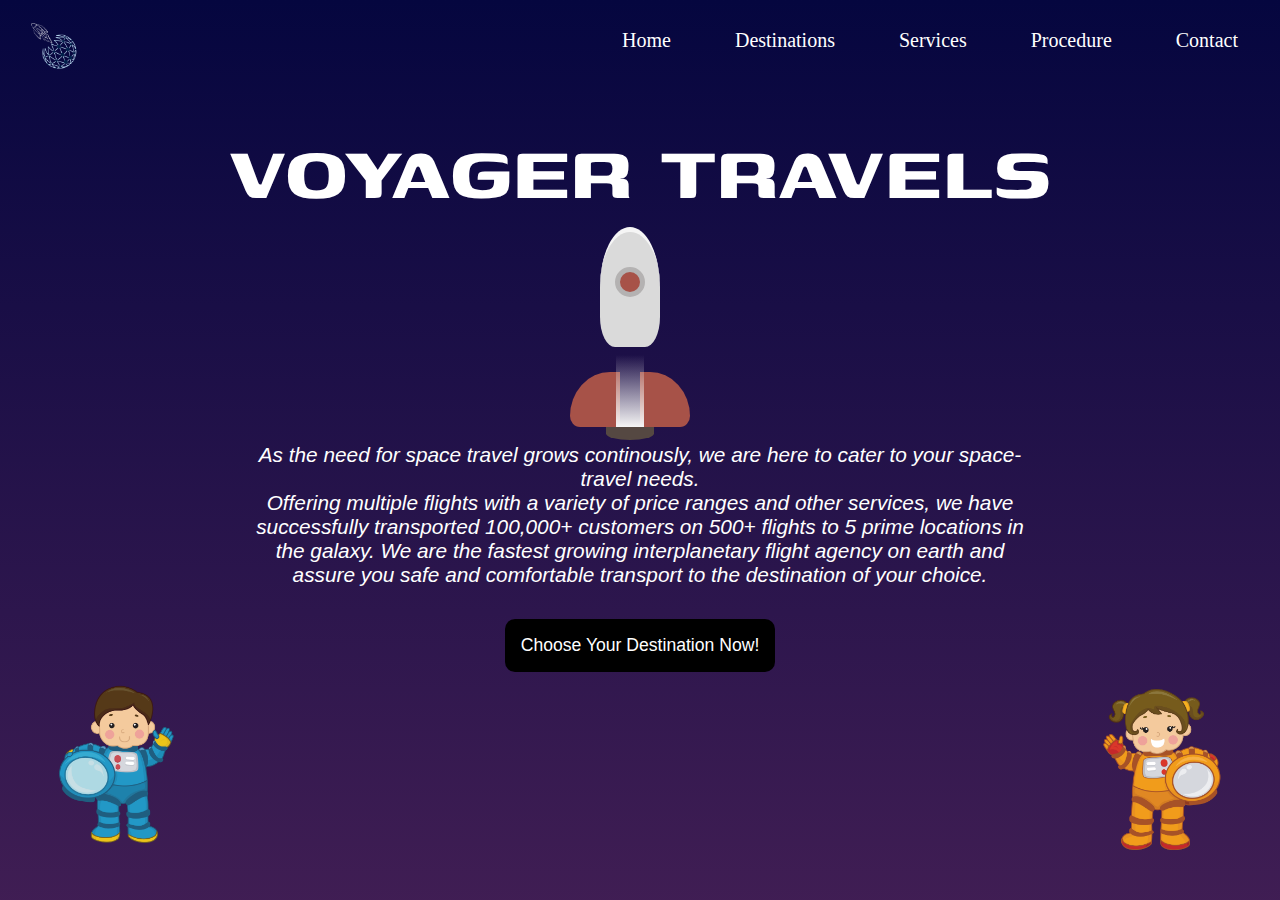
<file: index.html>
<html>
  <head>
    <title>Voyager Travels</title>
    <link rel="stylesheet" href="./css/index.css" />
    <link rel="stylesheet" href="./css/rocket.css" />

    <link rel="icon" href="./image/logo2.png" type="image/icon type" />
    <meta name="viewport" content="width=device-width, initial-scale=1.0">

  </head>

  <body>
    <div class="boy"><img src="./image/boy.png" class="boy-img"></div>
    <div class="girl"><img src="./image/girl.png" class="girl-img"></div>
    <!-- <div class="stars"><img class="stars-img" src="../image/stars.png"></div> -->
    <!-- <nav class="navbar">
      < <a href="./index.html">
        <img class="logo" src="../image/logo.png" />
      </a>
      <div class="nav-right">
        <a href="./index.html" class="nav-link">Home</a> |
        <a href="./destinations.html" class="n
        
        av-link">Destinations</a> |
        <a href="./procedure.html" class="nav-link">Procedure</a> |
        <a href="./contact.html" class="nav-link">Contact</a>
      </div>
      </nav> -->
    <!-- <div class="stars"><img src="../image/stars.png" class="star"></div> -->
    <div class="container">
      <div class="logo">
        <a href="#"><img src="./image/logo2.png" alt="logo" /></a>
      </div>
      <div class="navbar">
        <div class="icon-bar" onclick="Show()">
          <i></i>
          <i></i>
          <i></i>
        </div>

        <ul id="nav-lists">
          <li class="close" id="close"><span onclick="Hide()">×</span></li>
          <li><a href="./index.html">Home</a></li>
          <li><a href="./html/destinations.html">Destinations</a></li>
          <li><a href="./html/services.html">Services</a></li>
          <li><a href="./html/procedure.html">Procedure</a></li>
          <li><a href="./html/contact.html">Contact</a></li>

        </ul>
      </div>
    </div>
 <div class="container2">
      <div class="heading-1">VOYAGER TRAVELS</div>
   <div class="rocket-container">
     <!-- <img src="../image/rocket.svg" class="landing-logo" /> -->
     <div class="rocket">
      <div class="rocket-body">
        <div class="body"></div>
        <div class="fin fin-left"></div>
        <div class="fin fin-right"></div>
        <div class="window"></div>
      </div>
      <div class="exhaust-flame"></div>
      <ul class="exhaust-fumes">
    
      </ul>
    </div>
  </div>
      <div class="heading-2">
        As the need for space travel grows continously, we are here to cater to
        your space-travel needs.<br />
        Offering multiple flights with a variety of price ranges and other
        services, we have successfully transported 100,000+ customers on 500+
        flights to 5 prime locations in the galaxy. We are the fastest growing
        interplanetary flight agency on earth and assure you safe and
        comfortable transport to the destination of your choice.
      </div>

      <a href="./html/destinations.html">
        <button id="myBtn" class="apply-button">
          Choose Your Destination Now!
        </button>
      </a> 
    </div>
    <script>
      var navList = document.getElementById("nav-lists");
      function Show() {
        navList.classList.add("_Menus-show");
      }

      function Hide() {
        navList.classList.remove("_Menus-show");
      }
    </script>
  </body>
</html>
</file>
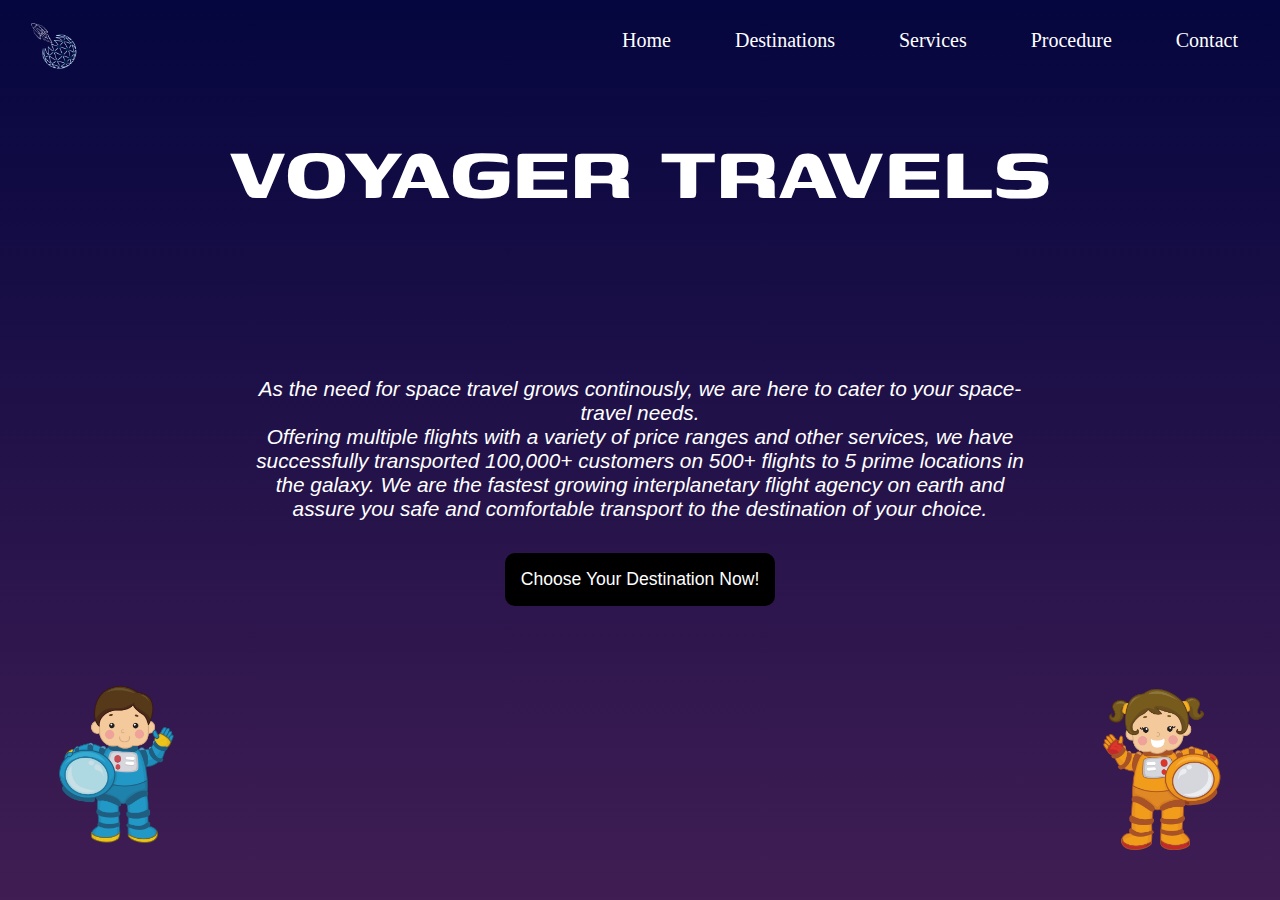
<file: html/index.html>
<html>
  <head>
    <title>Exodus</title>
    <link rel="stylesheet" href="../css/index.css" />
    <link rel="icon" href="../image/logo2.png" type="image/icon type" />
  </head>

  <body>
    <div class="boy"><img src="../image/boy.png" class="boy-img"></div>
    <div class="girl"><img src="../image/girl.png" class="girl-img"></div>
    <!-- <div class="stars"><img class="stars-img" src="../image/stars.png"></div> -->
    <!-- <nav class="navbar">
      < <a href="./index.html">
        <img class="logo" src="../image/logo.png" />
      </a>
      <div class="nav-right">
        <a href="./index.html" class="nav-link">Home</a> |
        <a href="./destinations.html" class="nav-link">Destinations</a> |
        <a href="./procedure.html" class="nav-link">Procedure</a> |
        <a href="./contact.html" class="nav-link">Contact</a>
      </div>
      </nav> -->
    <!-- <div class="stars"><img src="../image/stars.png" class="star"></div> -->
    <div class="container">
      <div class="logo">
        <a href="#"><img src="../image/logo2.png" alt="logo" /></a>
      </div>
      <div class="navbar">
        <div class="icon-bar" onclick="Show()">
          <i></i>
          <i></i>
          <i></i>
        </div>

        <ul id="nav-lists">
          <li class="close" id="close"><span onclick="Hide()">×</span></li>
          <li><a href="./index.html">Home</a></li>
          <li><a href="./destinations.html">Destinations</a></li>
          <li><a href="./services.html">Services</a></li>
          <li><a href="./procedure.html">Procedure</a></li>
          <li><a href="./contact.html">Contact</a></li>

        </ul>
      </div>
    </div>
 <div class="container2">
      <div class="heading-1">VOYAGER TRAVELS</div>
   <div>
     <!-- <img src="../image/rocket.svg" class="landing-logo" /> -->
  <video>
  </video>
  </div>
      <div class="heading-2">
        As the need for space travel grows continously, we are here to cater to
        your space-travel needs.<br />
        Offering multiple flights with a variety of price ranges and other
        services, we have successfully transported 100,000+ customers on 500+
        flights to 5 prime locations in the galaxy. We are the fastest growing
        interplanetary flight agency on earth and assure you safe and
        comfortable transport to the destination of your choice.
      </div>

      <a href="./destinations.html">
        <button id="myBtn" class="apply-button">
          Choose Your Destination Now!
        </button>
      </a> 
    </div>
    <script>
      var navList = document.getElementById("nav-lists");
      function Show() {
        navList.classList.add("_Menus-show");
      }

      function Hide() {
        navList.classList.remove("_Menus-show");
      }
    </script>
  </body>
</html>
</file>
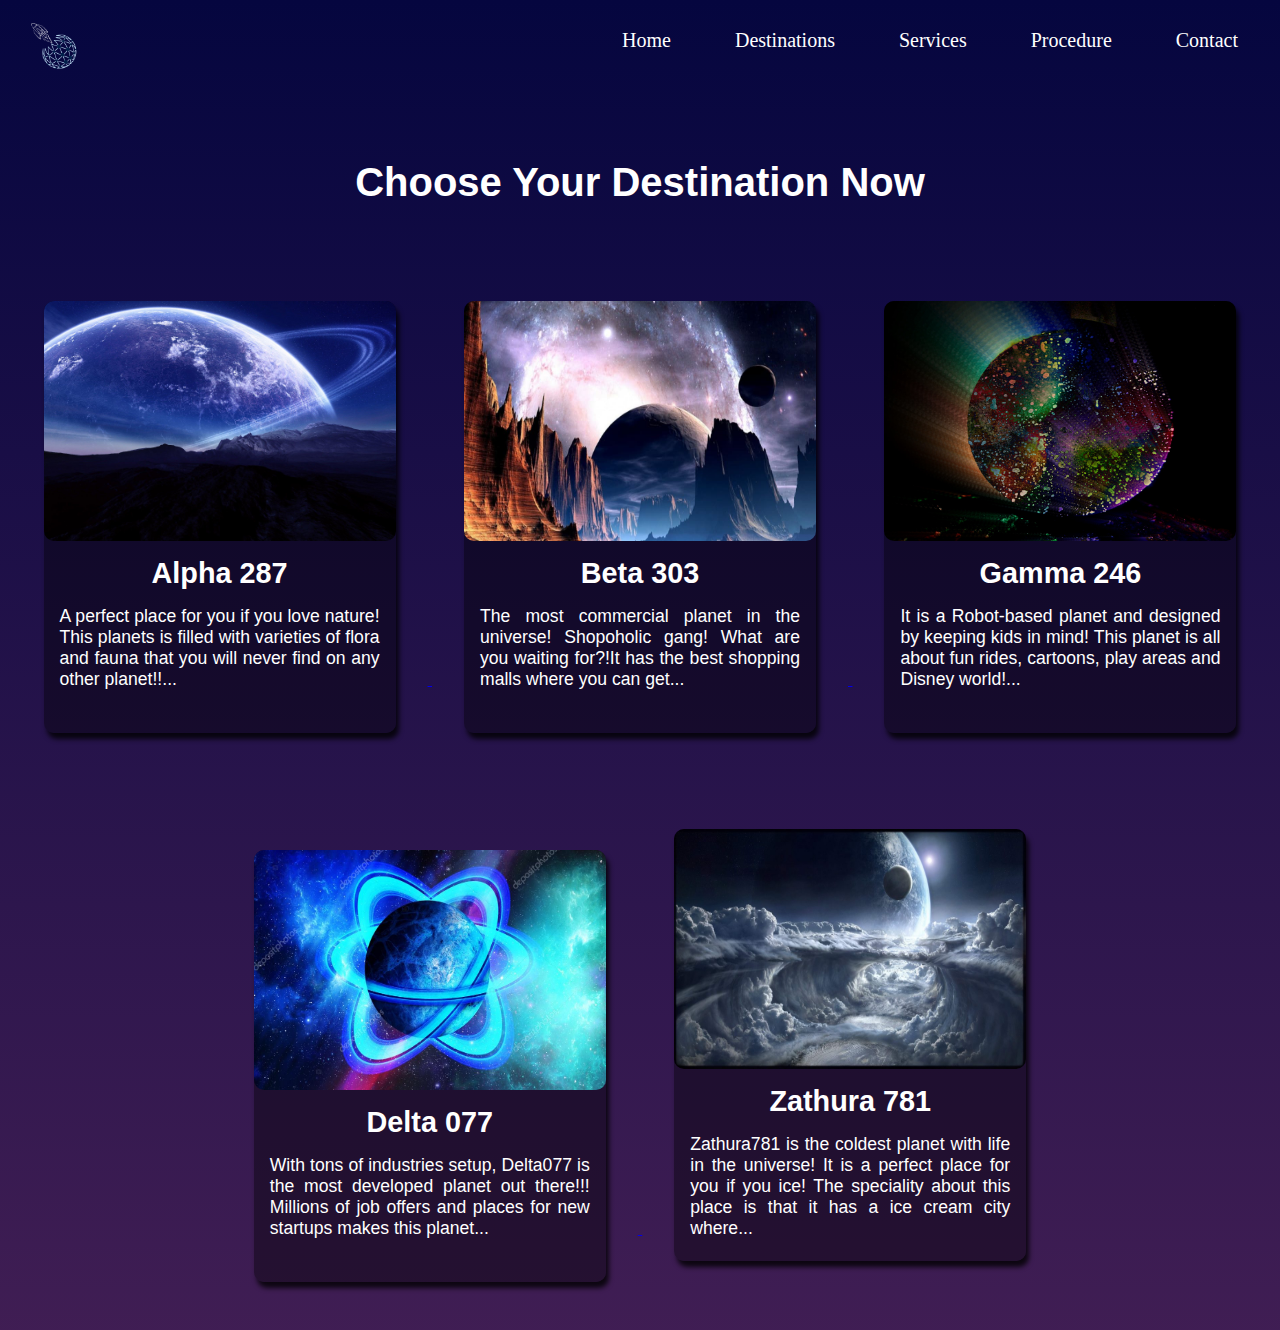
<file: html/destinations.html>
<html>
  <head>
    <title>Voyager Travels</title>
    <link rel="stylesheet" href="../css/index.css" />
    <link rel="stylesheet" href="../css/dest.css" />
    <link rel="icon" href="../image/logo2.png" type="image/icon type" />
    <meta name="viewport" content="width=device-width, initial-scale=1.0" />
  </head>

  <body>
    <div class="container">
      <div class="logo">
        <a href="#"><img src="../image/logo2.png" alt="logo" /></a>
      </div>
      <div class="navbar">
        <div class="icon-bar" onclick="Show()">
          <i></i>
          <i></i>
          <i></i>
        </div>

        <ul id="nav-lists">
          <li class="close" id="close"><span onclick="Hide()">×</span></li>
          <li><a href="../index.html">Home</a></li>
          <li><a href="./destinations.html">Destinations</a></li>
          <li><a href="./services.html">Services</a></li>
          <li><a href="./procedure.html">Procedure</a></li>
          <li><a href="./contact.html">Contact</a></li>
        </ul>
      </div>
    </div>
    <div class="dest-h">Choose Your Destination Now</div>
    <div class="card-container">
      <a href="./Planets/alpha.html">
        <div class="card">
          <div class="c-img"><img src="../image/alpha2.jpg" class="image" /></div>
          <div class="card-title">Alpha 287</div>
          <div class="card-about">
            A perfect place for you if you love nature! This planets is filled
            with varieties of flora and fauna that you will never find on any
            other planet!!...
          </div>
        </div>
      </a>
      <a href="./Planets/beta.html">
        <div class="card">
          <div class="c-img">
            <img src="../image/beta2.jpg" class="image" />
          </div>
          <div class="card-title">Beta 303</div>
          <div class="card-about">
            The most commercial planet in the universe! Shopoholic gang! What
            are you waiting for?!It has the best shopping malls where you can
            get...
          </div>
        </div>
      </a>
      <a href="./Planets/gamma.html">
        <div class="card">
          <div class="c-img">
            <img src="../image/gamma2.jpg" class="image" />
          </div>
          <div class="card-title">Gamma 246</div>
          <div class="card-about">
            It is a Robot-based planet and designed by keeping kids in mind!
            This planet is all about fun rides, cartoons, play areas and Disney
            world!...
          </div>
        </div>
      </a>
      <a href="./Planets/delta.html">
        <div class="card">
          <div class="c-img">
            <img src="../image/delta2.jpg" class="image" />
          </div>
          <div class="card-title">Delta 077</div>
          <div class="card-about">
            With tons of industries setup, Delta077 is the most developed planet
            out there!!! Millions of job offers and places for new startups
            makes this planet...
          </div>
        </div>
      </a>
      <a href="./Planets/zathura.html">
        <div class="card">
          <div class="c-img">
            <img src="../image/zathura2.jpg" class="image" />
          </div>
          <div class="card-title">Zathura 781</div>
          <div class="card-about">
            Zathura781 is the coldest planet with life in the universe! It is a
            perfect place for you if you ice! The speciality about this place is
            that it has a ice cream city where...
          </div>
        </div>
      </a>
    </div>
    <script>
      var navList = document.getElementById("nav-lists");
      function Show() {
        navList.classList.add("_Menus-show");
      }

      function Hide() {
        navList.classList.remove("_Menus-show");
      }
    </script>
  </body>
</html>
</file>
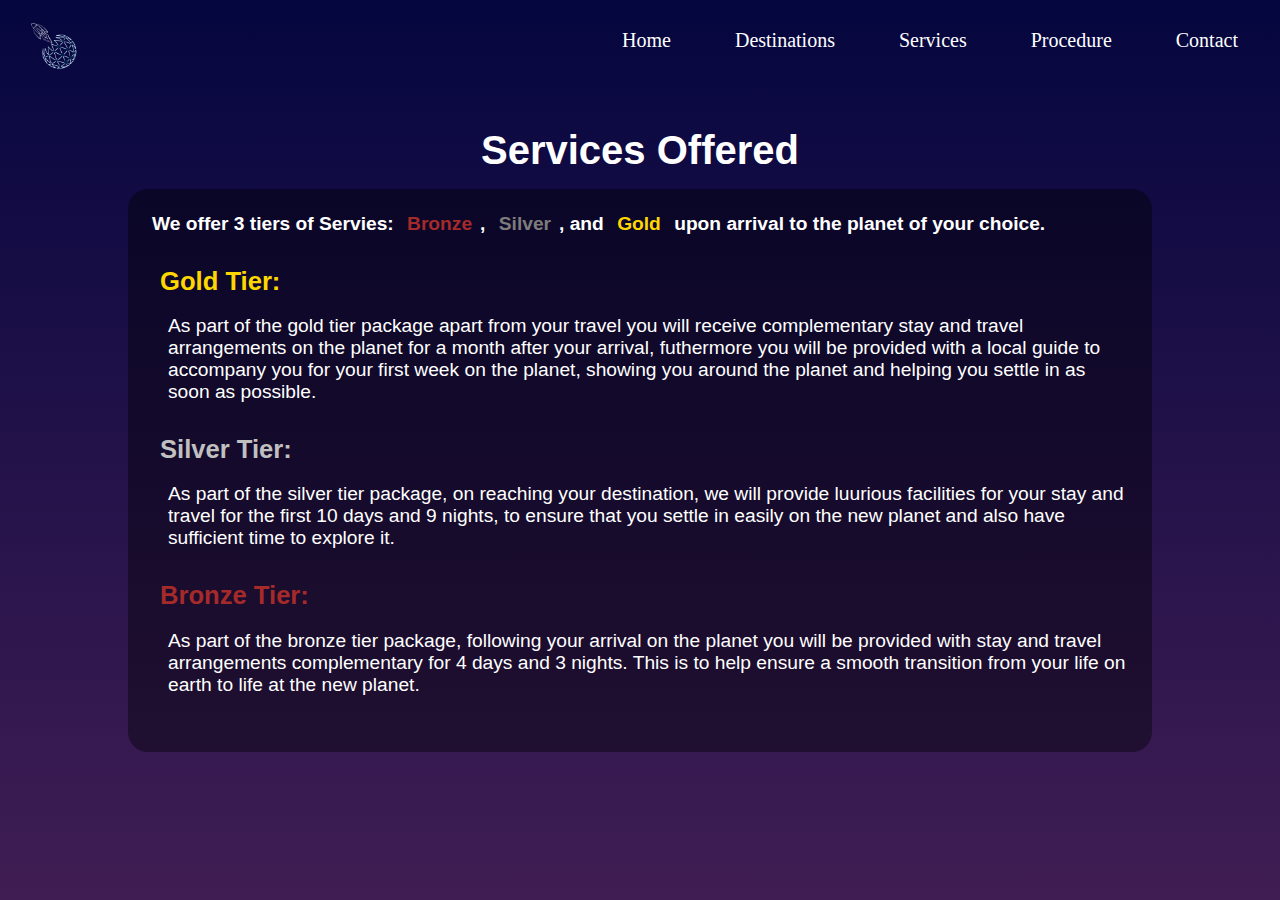
<file: html/services.html>
<html>
  <head>
    <title>Voyager Travels</title>
    <link rel="stylesheet" href="../css/index.css" />
    <link rel="stylesheet" href="../css/services.css" />
    <link rel="icon" href="../image/logo2.png" type="image/icon type" />
    <meta name="viewport" content="width=device-width, initial-scale=1.0">

  </head>

  <body>
    <div class="container">
      <div class="logo">
        <a href="#"><img src="../image/logo2.png" alt="logo" /></a>
      </div>
      <div class="navbar">
        <div class="icon-bar" onclick="Show()">
          <i></i>
          <i></i>
          <i></i>
        </div>

        <ul id="nav-lists">
          <li class="close" id="close"><span onclick="Hide()">×</span></li>
          <li><a href="../index.html">Home</a></li>
          <li><a href="./destinations.html">Destinations</a></li>
          <li><a href="./services.html">Services</a></li>
          <li><a href="./procedure.html">Procedure</a></li>
          <li><a href="./contact.html">Contact</a></li>

        </ul>
      </div>
    </div>    <div class="serv">Services Offered</div>
    <div class="proc-container">
        <div class="box">
          <div class="info">We offer 3 tiers of Servies: <span id="bronze">Bronze</span>, <span id="silver">Silver</span>, and <span id="gold">Gold</span> upon arrival to the planet of your choice.</div>
        
        <div class="gold">Gold Tier:</div>
        <p class="tier-info">
          As part of the gold tier package apart from your travel you will receive
           complementary stay and travel arrangements on the planet for a month after your arrival, futhermore
            you will be provided with a local guide to accompany you for your first week on the planet, showing you
             around the planet and helping you settle in as soon as possible. </p>


        <div class="silver">Silver Tier:</div>
        <p class="tier-info">

          As part of the silver tier package, on reaching your destination, we will provide luurious 
          facilities for your stay and travel for the first 10 days and 9 nights, to ensure that
           you settle in easily on the new planet and also have sufficient time to explore it. 
        </p>
        <div class="bronze">Bronze Tier: </div>
        <p class="tier-info">
          As part of the bronze tier package, following your arrival on the planet you will be provided with 
          stay and travel arrangements complementary for 4 days and 3 nights. This is to help ensure a smooth transition
          from your life on earth to life at the new planet.

        </p>
        </div>
  </div>


    </div>
    <script>
      var navList = document.getElementById("nav-lists");
      function Show() {
        navList.classList.add("_Menus-show");
      }

      function Hide() {
        navList.classList.remove("_Menus-show");
      }
    </script>
  </body>
</html>
</file>
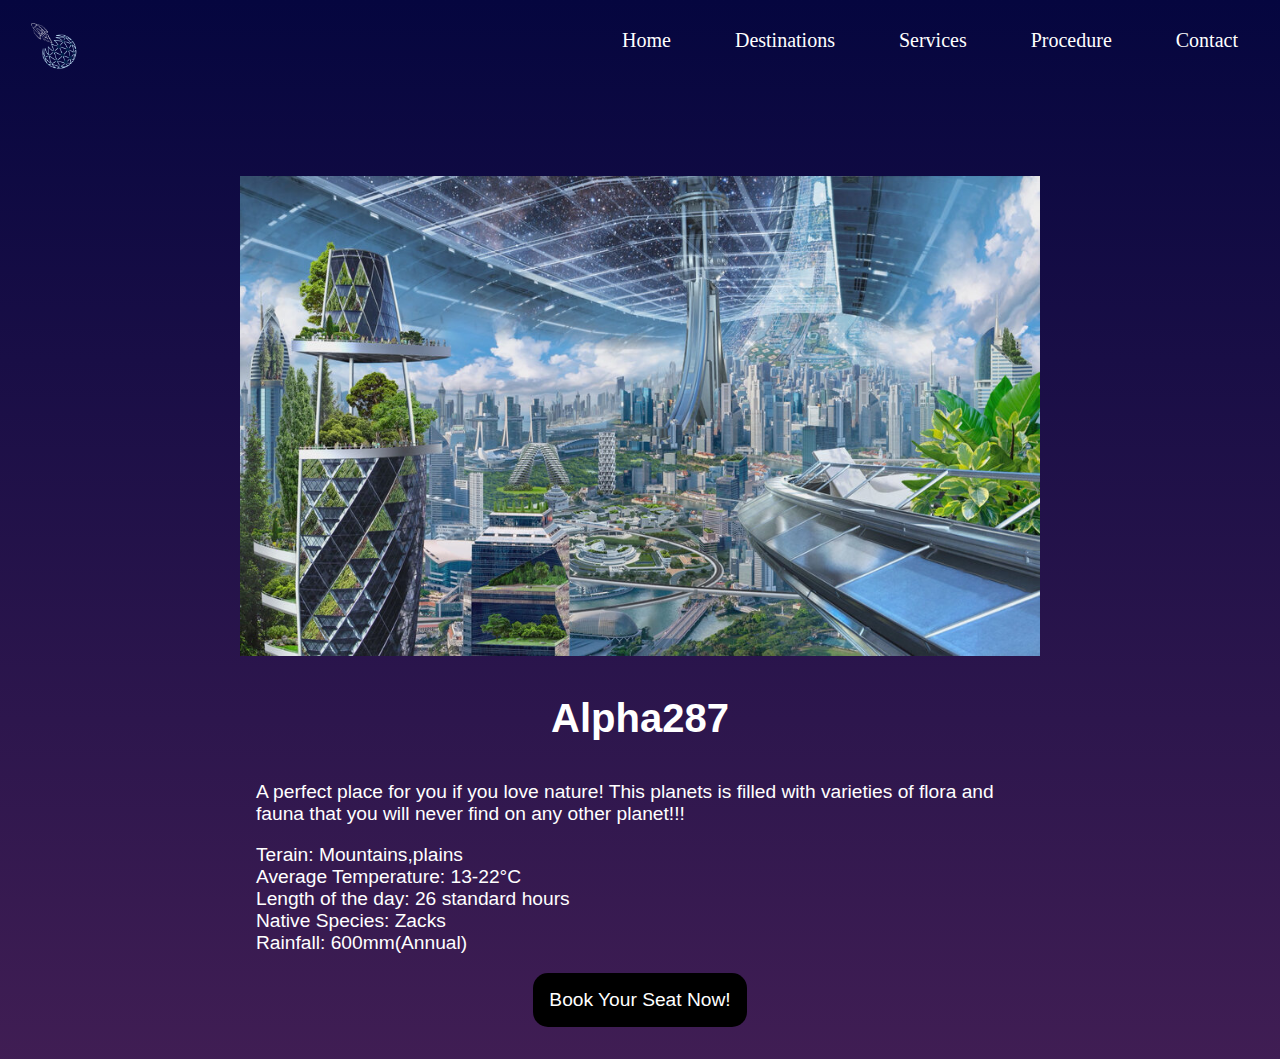
<file: html/Planets/alpha.html>
<html>
  <head>
    <title>Voyager Travels</title>
    <link rel="stylesheet" href="../../css/index.css" />
    <link rel="stylesheet" href="../../css/planet.css" />
    <link rel="icon" href="../../image/logo2.png" type="image/icon type" />
    <meta name="viewport" content="width=device-width, initial-scale=1.0" />
  </head>

  <body>
    <div class="container">
      <div class="logo">
        <a href="#"><img src="../../image/logo2.png" alt="logo" /></a>
      </div>
      <div class="navbar">
        <div class="icon-bar" onclick="Show()">
          <i></i>
          <i></i>
          <i></i>
        </div>

        <ul id="nav-lists">
          <li class="close" id="close"><span onclick="Hide()">×</span></li>
          <li><a href="../../index.html">Home</a></li>
          <li><a href="../destinations.html">Destinations</a></li>
          <li><a href="../services.html">Services</a></li>
          <li><a href="../procedure.html">Procedure</a></li>
          <li><a href="../contact.html">Contact</a></li>
        </ul>
      </div>
    </div>
    <div class="outer-container">
      <div class="img-container">
        <img src="../../image/alpha1.jpg" class="planet-img" />
      </div>
    </div>
    <div class="planet-name" id="p-name">Alpha287</div>
    <div class="planet-about">
      <div>
        <p>
          A perfect place for you if you love nature! This planets is filled
          with varieties of flora and fauna that you will never find on any
          other planet!!!
        </p>
      </div>

      <div>
        <p>
          Terain: Mountains,plains<br />
          Average Temperature: 13-22°C<br />
          Length of the day: 26 standard hours<br />
          Native Species: Zacks<br />
          Rainfall: 600mm(Annual)
        </p>
      </div>
      <div class="btn-container">
        <a href="#popup1">
          <button class="book-btn">Book Your Seat Now!</button>
        </a>
      </div>

      <div id="popup1" class="overlay">
        <div id="pop">
          <div class="popup">
            <div class="book-logo">
              <img src="../../image/logo2.png" class="book-img" />
            </div>
            <h2 id="popup-h">Book Your Ticket</h2>
            <a class="close" href="#">&times;</a>
            <div class="content" id="modal-box">
              <form onsubmit="submitForm(event)">
                <div class="form-row">
                  <div class="form-inline">
                    <input
                      class="book-input"
                      type="text"
                      placeholder="Name"
                      name="name"
                      id="nameInput"
                      required
                    />
                  </div>
                  <div class="form-inline">
                    <input
                      class="book-input"
                      type="email"
                      placeholder="Email Address"
                      name="email"
                      id="emailInput"
                      required
                    />
                  </div>
                </div>
                <div class="form-row">
                  <div class="form-inline">
                    <input
                      class="book-input"
                      type="number"
                      placeholder="Mobile Number"
                      name="number"
                      id="numberInput"
                      required
                    />
                  </div>
                  <div class="form-inline">
                    <input
                      class="book-input"
                      type="number"
                      placeholder="Number of Passengers"
                      name="passenger"
                      id="passengerInput"
                      required
                    />
                  </div>
                </div>
                <div class="form-row">
                  <div class="form-inline">
                    <textarea
                      class="book-input"
                      placeholder="Address"
                      name="address"
                      rows="4"
                      id="addressInput"
                      required
                    ></textarea>
                  </div>
                  <div class="form-inline">
                    <textarea
                      class="book-input"
                      placeholder="Briefly Mention How You Can Contribute To Community on Alpha287"
                      name="contri"
                      rows="4"
                      required
                    ></textarea>
                  </div>
                </div>
                <div class="form-row">
                  <div class="form-inline info">Departure From: Earth</div>
                  <div class="form-inline info">Arrival To: Alpha287</div>
                </div>
                <div class="form-row">
                  <div class="form-inline">
                    <select
                      name="ticket"
                      id="ticketInput"
                      class="book-input"
                      required
                    >
                      <option value="">Select the ticket category</option>
                      <option value="Economy">Economy</option>
                      <option value="Business">Business</option>
                      <option value="Premium">Premium</option>
                    </select>
                  </div>
                  <div class="form-inline">
                    <select
                      class="book-input"
                      id="serviceInput"
                      name="services"
                      required
                    >
                      <option value="">Select our services package</option>
                      <option value="Bronze">Bronze</option>
                      <option value="Silver">Silver</option>
                      <option value="Gold">Gold</option>
                    </select>
                  </div>
                </div>
                <div class="form-row">
                  <div class="form-inline">
                    <label>Choose Departure Date:</label>
                    <input
                      type="date"
                      class="book-input"
                      id="date-input"
                      required
                    />
                  </div>
                </div>
                <div class="form-row">
                  <button type="submit" class="book-submit">Book Now</button>
                </div>
              </form>
            </div>
          </div>
        </div>
      </div>
    </div>

    <script>
      today = "2100-01-01";
      document.getElementById("date-input").setAttribute("min", today);
      JS;

      function submitForm(event) {
        event.preventDefault();
        var header = document.getElementById("popup-h");
        var name = document.getElementById("nameInput");
        var email = document.getElementById("emailInput");
        var mobile = document.getElementById("numberInput");
        var passenger = document.getElementById("passengerInput");
        var address = document.getElementById("addressInput");
        var ticket = document.getElementById("ticketInput");
        var services = document.getElementById("serviceInput");
        var date = document.getElementById("date-input");
        var modalBox = document.getElementById("modal-box");
        header.innerHTML = `${services.value} Tier Receipt `;
        if (services.value == "Gold") {
          header.style.color = "gold";
        }
        if (services.value == "Silver") {
          header.style.color = "silver";
        }

        if (services.value == "Bronze") {
          header.style.color = "brown";
        }

        var cost = 0;
        var t_cost = 0;
        var s_cost = 0;
        if (ticket.value == "Economy") {
          t_cost += 1000;
        } else if (ticket.value == "Business") {
          t_cost += 1500;
        } else if (ticket.value == "Premium") {
          t_cost += 2000;
        }
        if (services.value == "Bronze") {
          s_cost += 800;
        } else if (services.value == "Silver") {
          s_cost += 1200;
        } else if (services.value == "Gold") {
          s_cost += 1800;
        }

        cost = (t_cost + s_cost) * 2.5;
        modalBox.innerHTML = `
              <div id="modalBox">
                <div class="container1">
              <div class="receipt-row">${name.value}</div>
              <div class="receipt-row">${mobile.value}</div>
              <div class="receipt-row">${passenger.value} passengers</div>
                  </div>
                  <div class="container2">
              <div class="receipt-row">Departure From: Earth</div>
              <div class="receipt-row">Destination: Alpha287</div>
              <div class="receipt-row">Date Of Departure: ${date.value}</div>

              </div>
              <div class="container3">
              <div class="receipt-row"> ${ticket.value} Ticket</div>
              <div class="receipt-row">Tickets Cost: $${2.5 * t_cost}</div>
              <div class="receipt-row">Services Cost: $${2.5 * s_cost}</div>
              <div class="receipt-row">Total Cost: $${cost}</div>
              </div>
              </div>
              `;
      }
    </script>
    <script>
      var navList = document.getElementById("nav-lists");
      function Show() {
        navList.classList.add("_Menus-show");
      }

      function Hide() {
        navList.classList.remove("_Menus-show");
      }
    </script>
  </body>
</html>
</file>
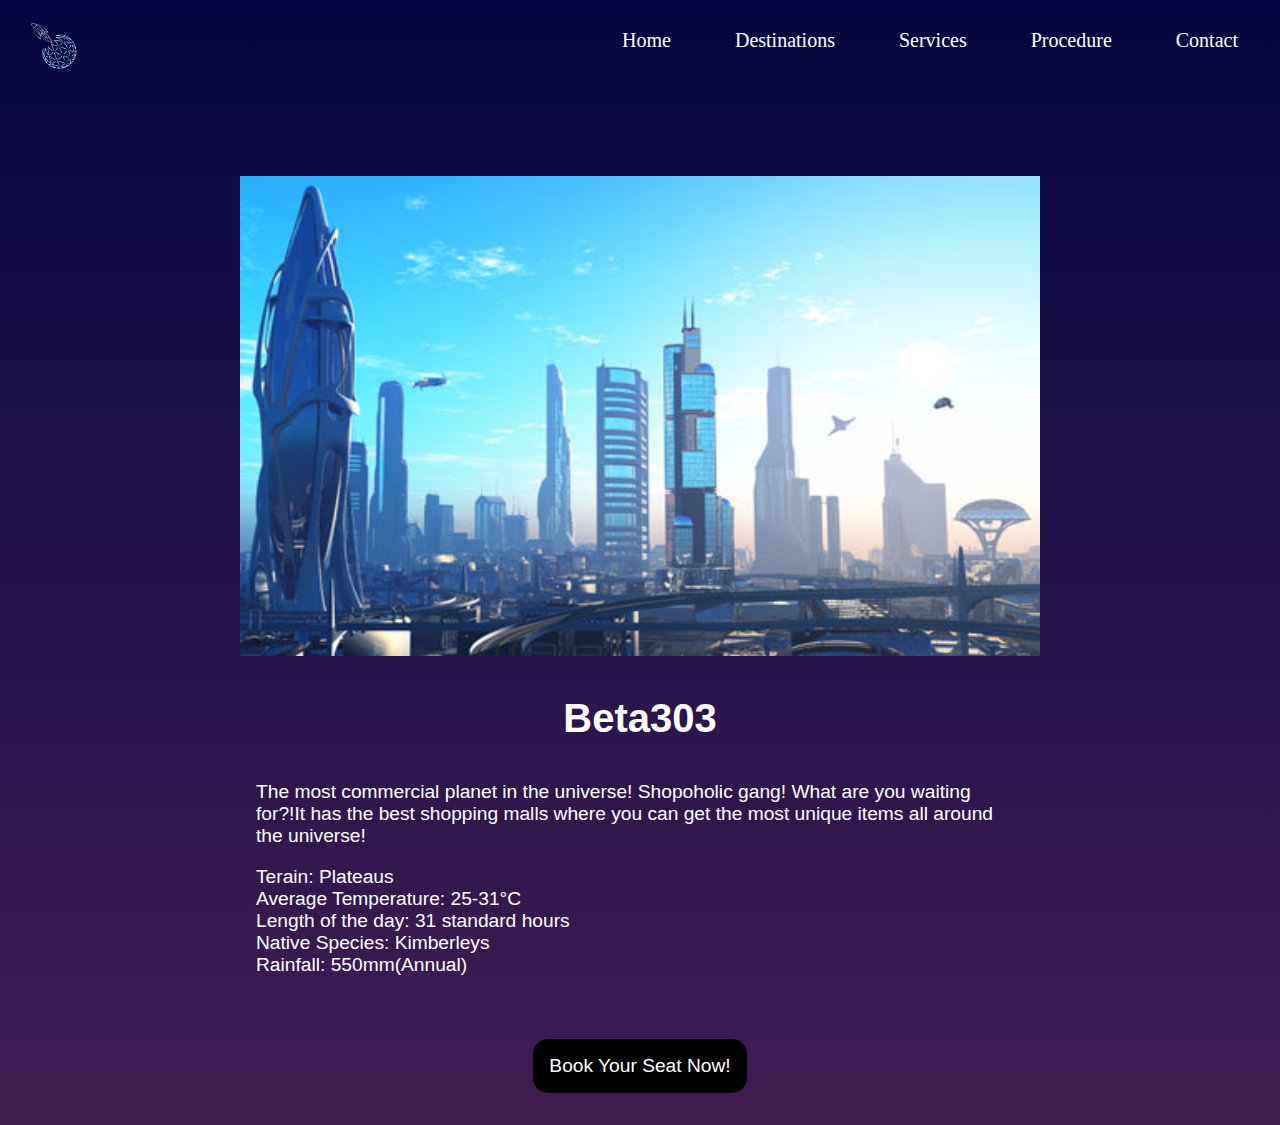
<file: html/Planets/beta.html>
<html>
  <head>
    <title>Voyager Travels</title>
    <link rel="stylesheet" href="../../css/index.css" />
    <link rel="stylesheet" href="../../css/planet.css" />
    <link rel="icon" href="../../image/logo2.png" type="image/icon type" />
    <meta name="viewport" content="width=device-width, initial-scale=1.0" />
  </head>

  <body>
    <div class="container">
      <div class="logo">
        <a href="#"><img src="../../image/logo2.png" alt="logo" /></a>
      </div>
      <div class="navbar">
        <div class="icon-bar" onclick="Show()">
          <i></i>
          <i></i>
          <i></i>
        </div>

        <ul id="nav-lists">
          <li class="close" id="close"><span onclick="Hide()">×</span></li>
          <li><a href="../../index.html">Home</a></li>

          <li><a href="../destinations.html">Destinations</a></li>
          <li><a href="../services.html">Services</a></li>
          <li><a href="../procedure.html">Procedure</a></li>
          <li><a href="../contact.html">Contact</a></li>
        </ul>
      </div>
    </div>
    <div class="outer-container">
      <div class="img-container">
        <img src="../../image/beta1.jpg" class="planet-img" />
      </div>
    </div>
    <div class="planet-name" id="p-name">Beta303</div>
    <div class="planet-about">
      <div>
        <p>
          The most commercial planet in the universe! Shopoholic gang! What are
          you waiting for?!It has the best shopping malls where you can get the
          most unique items all around the universe!
        </p>
      </div>
      <div>
        <p>
          Terain: Plateaus<br />
          Average Temperature: 25-31°C<br />
          Length of the day: 31 standard hours<br />
          Native Species: Kimberleys<br />
          Rainfall: 550mm(Annual)
        </p>
      </div>
      <br /><br />
      <div class="btn-container">
        <a href="#popup1">
          <button class="book-btn">Book Your Seat Now!</button>
        </a>
      </div>

      <div id="popup1" class="overlay">
        <div id="pop">
          <div class="popup">
            <div class="book-logo">
              <img src="../../image/logo2.png" class="book-img" />
            </div>

            <h2 id="popup-h">Book Your Ticket</h2>
            <a class="close" href="#">&times;</a>
            <div class="content" id="modal-box">
              <form onsubmit="submitForm(event)">
                <div class="form-row">
                  <div class="form-inline">
                    <input
                      class="book-input"
                      type="text"
                      placeholder="Name"
                      name="name"
                      id="nameInput"
                      required
                    />
                  </div>
                  <div class="form-inline">
                    <input
                      class="book-input"
                      type="email"
                      placeholder="Email Address"
                      name="email"
                      id="emailInput"
                      required
                    />
                  </div>
                </div>
                <div class="form-row">
                  <div class="form-inline">
                    <input
                      class="book-input"
                      type="number"
                      placeholder="Mobile Number"
                      name="number"
                      id="numberInput"
                      required
                    />
                  </div>
                  <div class="form-inline">
                    <input
                      class="book-input"
                      type="number"
                      placeholder="Number of Passengers"
                      name="passenger"
                      id="passengerInput"
                      required
                    />
                  </div>
                </div>
                <div class="form-row">
                  <div class="form-inline">
                    <textarea
                      class="book-input"
                      placeholder="Address"
                      name="address"
                      rows="4"
                      id="addressInput"
                      required
                    ></textarea>
                  </div>
                  <div class="form-inline">
                    <textarea
                      class="book-input"
                      placeholder="Briefly Mention How You Can Contribute To Community on Beta303"
                      name="contri"
                      rows="4"
                      required
                    ></textarea>
                  </div>
                </div>
                <div class="form-row">
                  <div class="form-inline info">Departure From: Earth</div>
                  <div class="form-inline info">Arrival To: Beta303</div>
                </div>
                <div class="form-row">
                  <div class="form-inline">
                    <select
                      name="ticket"
                      id="ticketInput"
                      class="book-input"
                      required
                    >
                      <option value="">Select the ticket category</option>
                      <option value="Economy">Economy</option>
                      <option value="Business">Business</option>
                      <option value="Premium">Premium</option>
                    </select>
                  </div>
                  <div class="form-inline">
                    <select
                      class="book-input"
                      id="serviceInput"
                      name="services"
                      required
                    >
                      <option value="">Select our services package</option>
                      <option value="Bronze">Bronze</option>
                      <option value="Silver">Silver</option>
                      <option value="Gold">Gold</option>
                    </select>
                  </div>
                </div>
                <div class="form-row">
                  <div class="form-inline">
                    <label>Choose Departure Date:</label>
                    <input
                      type="date"
                      class="book-input"
                      id="date-input"
                      required
                    />
                  </div>
                </div>
                <div class="form-row">
                  <button type="submit" class="book-submit">Book Now</button>
                </div>
              </form>
            </div>
          </div>
        </div>
      </div>
    </div>

    <script>
      today = "2100-01-01";
      document.getElementById("date-input").setAttribute("min", today);
      JS;

      function submitForm(event) {
        event.preventDefault();
        var header = document.getElementById("popup-h");
        var name = document.getElementById("nameInput");
        var email = document.getElementById("emailInput");
        var mobile = document.getElementById("numberInput");
        var passenger = document.getElementById("passengerInput");
        var address = document.getElementById("addressInput");
        var ticket = document.getElementById("ticketInput");
        var services = document.getElementById("serviceInput");
        var date = document.getElementById("date-input");
        var modalBox = document.getElementById("modal-box");
        header.innerHTML = `${services.value} Tier Receipt `;
        if (services.value == "Gold") {
          header.style.color = "gold";
        }
        if (services.value == "Silver") {
          header.style.color = "silver";
        }

        if (services.value == "Bronze") {
          header.style.color = "brown";
        }

        var cost = 0;
        var t_cost = 0;
        var s_cost = 0;
        if (ticket.value == "Economy") {
          t_cost += 1200;
        } else if (ticket.value == "Business") {
          t_cost += 1600;
        } else if (ticket.value == "Premium") {
          t_cost += 2500;
        }
        if (services.value == "Bronze") {
          s_cost += 1100;
        } else if (services.value == "Silver") {
          s_cost += 1400;
        } else if (services.value == "Gold") {
          s_cost += 2000;
        }

        cost = (t_cost + s_cost) * 2.5;
        modalBox.innerHTML = `
                <div id="modalBox">
                  <div class="container1">
                <div class="receipt-row">${name.value}</div>
                <div class="receipt-row">${mobile.value}</div>
                <div class="receipt-row">${passenger.value} passengers</div>
                    </div>
                    <div class="container2">
                <div class="receipt-row">Departure From: Earth</div>
                <div class="receipt-row">Destination: Beta303</div>
                <div class="receipt-row">Date Of Departure: ${date.value}</div>
  
                </div>
                <div class="container3">
                <div class="receipt-row"> ${ticket.value} Ticket</div>
                <div class="receipt-row">Tickets Cost: $${2.5 * t_cost}</div>
                <div class="receipt-row">Services Cost: $${2.5 * s_cost}</div>
                <div class="receipt-row">Total Cost $${cost}</div>
                </div>
                </div>
                `;
      }
    </script>
    <script>
      var navList = document.getElementById("nav-lists");
      function Show() {
        navList.classList.add("_Menus-show");
      }

      function Hide() {
        navList.classList.remove("_Menus-show");
      }
    </script>
  </body>
</html>
</file>
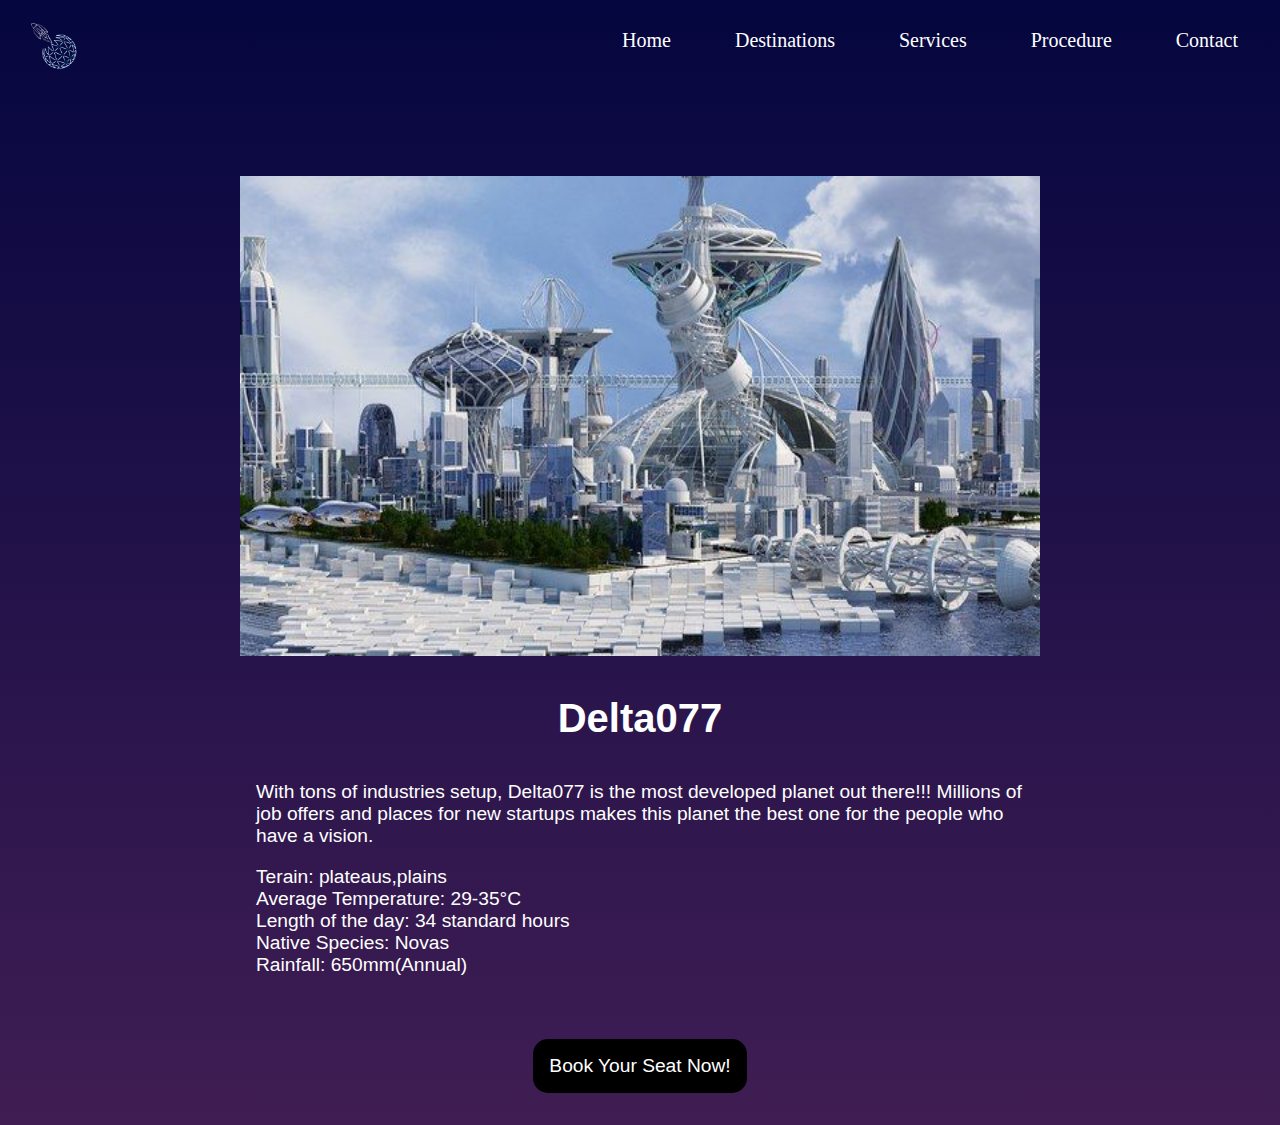
<file: html/Planets/delta.html>
<html>
  <head>
    <title>Voyager Travels</title>
    <link rel="stylesheet" href="../../css/index.css" />
    <link rel="stylesheet" href="../../css/planet.css" />
    <link rel="icon" href="../../image/logo2.png" type="image/icon type" />
    <meta name="viewport" content="width=device-width, initial-scale=1.0" />
  </head>

  <body>
    <div class="container">
      <div class="logo">
        <a href="#"><img src="../../image/logo2.png" alt="logo" /></a>
      </div>
      <div class="navbar">
        <div class="icon-bar" onclick="Show()">
          <i></i>
          <i></i>
          <i></i>
        </div>

        <ul id="nav-lists">
          <li class="close" id="close"><span onclick="Hide()">×</span></li>
          <li><a href="../../index.html">Home</a></li>

          <li><a href="../destinations.html">Destinations</a></li>
          <li><a href="../services.html">Services</a></li>
          <li><a href="../procedure.html">Procedure</a></li>
          <li><a href="../contact.html">Contact</a></li>
        </ul>
      </div>
    </div>
    <div class="outer-container">
      <div class="img-container">
        <img src="../../image/delta1.jpg" class="planet-img" />
      </div>
    </div>
    <div class="planet-name" id="p-name">Delta077</div>
    <div class="planet-about">
      <div>
        <p>
          With tons of industries setup, Delta077 is the most developed planet
          out there!!! Millions of job offers and places for new startups makes
          this planet the best one for the people who have a vision.<br />
        </p>
      </div>
      <div>
        <p>
          Terain: plateaus,plains<br />
          Average Temperature: 29-35°C<br />
          Length of the day: 34 standard hours<br />
          Native Species: Novas<br />
          Rainfall: 650mm(Annual)
        </p>
      </div>
      <br /><br />
      <div class="btn-container">
        <a href="#popup1">
          <button class="book-btn">Book Your Seat Now!</button>
        </a>
      </div>

      <div id="popup1" class="overlay">
        <div id="pop">
          <div class="popup">
            <div class="book-logo">
              <img src="../../image/logo2.png" class="book-img" />
            </div>

            <h2 id="popup-h">Book Your Ticket</h2>
            <a class="close" href="#">&times;</a>
            <div class="content" id="modal-box">
              <form onsubmit="submitForm(event)">
                <div class="form-row">
                  <div class="form-inline">
                    <input
                      class="book-input"
                      type="text"
                      placeholder="Name"
                      name="name"
                      id="nameInput"
                      required
                    />
                  </div>
                  <div class="form-inline">
                    <input
                      class="book-input"
                      type="email"
                      placeholder="Email Address"
                      name="email"
                      id="emailInput"
                      required
                    />
                  </div>
                </div>
                <div class="form-row">
                  <div class="form-inline">
                    <input
                      class="book-input"
                      type="number"
                      placeholder="Mobile Number"
                      name="number"
                      id="numberInput"
                      required
                    />
                  </div>
                  <div class="form-inline">
                    <input
                      class="book-input"
                      type="number"
                      placeholder="Number of Passengers"
                      name="passenger"
                      id="passengerInput"
                      required
                    />
                  </div>
                </div>
                <div class="form-row">
                  <div class="form-inline">
                    <textarea
                      class="book-input"
                      placeholder="Address"
                      name="address"
                      rows="4"
                      id="addressInput"
                      required
                    ></textarea>
                  </div>
                  <div class="form-inline">
                    <textarea
                      class="book-input"
                      placeholder="Briefly Mention How You Can Contribute To Community on Delta077"
                      name="contri"
                      rows="4"
                      required
                    ></textarea>
                  </div>
                </div>
                <div class="form-row">
                  <div class="form-inline info">Departure From: Earth</div>
                  <div class="form-inline info">Arrival To: Delta077</div>
                </div>
                <div class="form-row">
                  <div class="form-inline">
                    <select
                      name="ticket"
                      id="ticketInput"
                      class="book-input"
                      required
                    >
                      <option value="">Select the ticket category</option>
                      <option value="Economy">Economy</option>
                      <option value="Business">Business</option>
                      <option value="Premium">Premium</option>
                    </select>
                  </div>
                  <div class="form-inline">
                    <select
                      class="book-input"
                      id="serviceInput"
                      name="services"
                      required
                    >
                      <option value="">Select our services package</option>
                      <option value="Bronze">Bronze</option>
                      <option value="Silver">Silver</option>
                      <option value="Gold">Gold</option>
                    </select>
                  </div>
                </div>
                <div class="form-row">
                  <div class="form-inline">
                    <label>Choose Departure Date:</label>
                    <input
                      type="date"
                      class="book-input"
                      id="date-input"
                      required
                    />
                  </div>
                </div>
                <div class="form-row">
                  <button type="submit" class="book-submit">Book Now</button>
                </div>
              </form>
            </div>
          </div>
        </div>
      </div>
    </div>

    <script>
      today = "2100-01-01";
      document.getElementById("date-input").setAttribute("min", today);
      JS;

      function submitForm(event) {
        event.preventDefault();
        var header = document.getElementById("popup-h");
        var name = document.getElementById("nameInput");
        var email = document.getElementById("emailInput");
        var mobile = document.getElementById("numberInput");
        var passenger = document.getElementById("passengerInput");
        var address = document.getElementById("addressInput");
        var ticket = document.getElementById("ticketInput");
        var services = document.getElementById("serviceInput");
        var date = document.getElementById("date-input");
        var modalBox = document.getElementById("modal-box");
        header.innerHTML = `${services.value} Tier Receipt `;
        if (services.value == "Gold") {
          header.style.color = "gold";
        }
        if (services.value == "Silver") {
          header.style.color = "silver";
        }

        if (services.value == "Bronze") {
          header.style.color = "brown";
        }

        var cost = 0;
        var t_cost = 0;
        var s_cost = 0;
        if (ticket.value == "Economy") {
          t_cost += 1800;
        } else if (ticket.value == "Business") {
          t_cost += 2200;
        } else if (ticket.value == "Premium") {
          t_cost += 2500;
        }
        if (services.value == "Bronze") {
          s_cost += 1200;
        } else if (services.value == "Silver") {
          s_cost += 1600;
        } else if (services.value == "Gold") {
          s_cost += 2000;
        }

        cost = (t_cost + s_cost) * 2.5;
        modalBox.innerHTML = `
                <div id="modalBox">
                  <div class="container1">
                <div class="receipt-row">${name.value}</div>
                <div class="receipt-row">${mobile.value}</div>
                <div class="receipt-row">${passenger.value} passengers</div>
                    </div>
                    <div class="container2">
                <div class="receipt-row">Departure From: Earth</div>
                <div class="receipt-row">Destination: Delta077</div>
                <div class="receipt-row">Date Of Departure: ${date.value}</div>
  
                </div>
                <div class="container3">
                <div class="receipt-row"> ${ticket.value} Ticket</div>
                <div class="receipt-row">Tickets Cost: $${2.5 * t_cost}</div>
                <div class="receipt-row">Services Cost: $${2.5 * s_cost}</div>
                <div class="receipt-row">Total Cost: $${cost}</div>
                </div>
                </div>
                `;
      }
    </script>
    <script>
      var navList = document.getElementById("nav-lists");
      function Show() {
        navList.classList.add("_Menus-show");
      }

      function Hide() {
        navList.classList.remove("_Menus-show");
      }
    </script>
  </body>
</html>
</file>
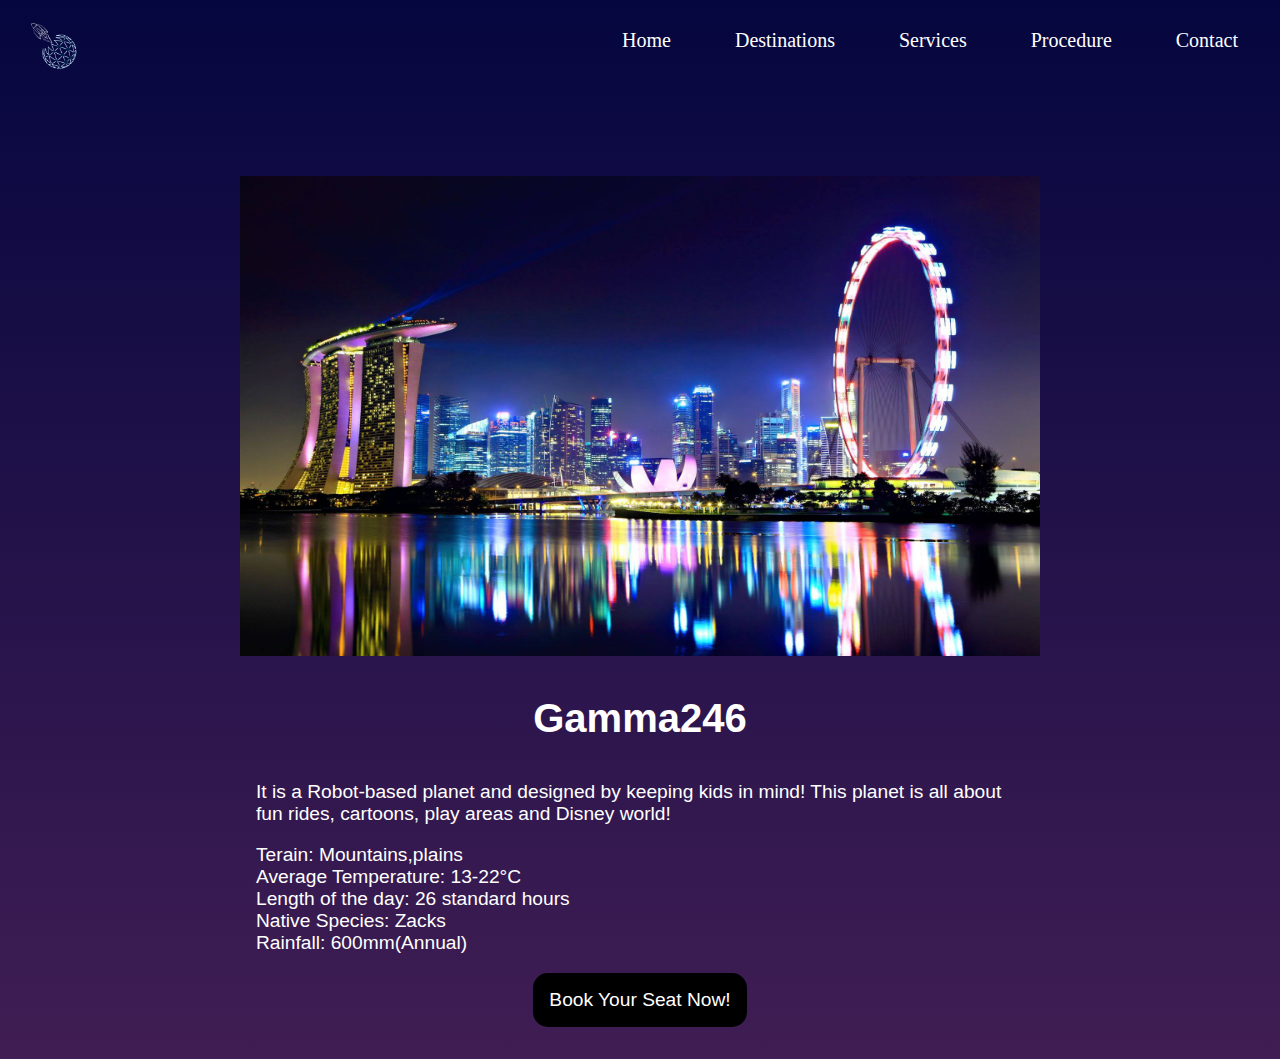
<file: html/Planets/gamma.html>
<html>
  <head>
    <title>Voyager Travels</title>
    <link rel="stylesheet" href="../../css/index.css" />
    <link rel="stylesheet" href="../../css/planet.css" />
    <link rel="icon" href="../../image/logo2.png" type="image/icon type" />
    <meta name="viewport" content="width=device-width, initial-scale=1.0" />
  </head>

  <body>
    <div class="container">
      <div class="logo">
        <a href="#"><img src="../../image/logo2.png" alt="logo" /></a>
      </div>
      <div class="navbar">
        <div class="icon-bar" onclick="Show()">
          <i></i>
          <i></i>
          <i></i>
        </div>

        <ul id="nav-lists">
          <li class="close" id="close"><span onclick="Hide()">×</span></li>
          <li><a href="../../index.html">Home</a></li>
          <li><a href="../destinations.html">Destinations</a></li>
          <li><a href="../services.html">Services</a></li>
          <li><a href="../procedure.html">Procedure</a></li>
          <li><a href="../contact.html">Contact</a></li>
        </ul>
      </div>
    </div>
    <div class="outer-container">
      <div class="img-container">
        <img src="../../image/gamma1.jpg" class="planet-img" />
      </div>
    </div>
    <div class="planet-name" id="p-name">Gamma246</div>
    <div class="planet-about">
      <div>
        <p>
          It is a Robot-based planet and designed by keeping kids in mind! This
          planet is all about fun rides, cartoons, play areas and Disney world!
        </p>
      </div>

      <div>
        <p>
          Terain: Mountains,plains<br />
          Average Temperature: 13-22°C<br />
          Length of the day: 26 standard hours<br />
          Native Species: Zacks<br />
          Rainfall: 600mm(Annual)
        </p>
      </div>

      <div class="btn-container">
        <a href="#popup1">
          <button class="book-btn">Book Your Seat Now!</button>
        </a>
      </div>

      <div id="popup1" class="overlay">
        <div id="pop">
          <div class="popup">
            <div class="book-logo">
              <img src="../../image/logo2.png" class="book-img" />
            </div>

            <h2 id="popup-h">Book Your Ticket</h2>
            <a class="close" href="#">&times;</a>
            <div class="content" id="modal-box">
              <form onsubmit="submitForm(event)">
                <div class="form-row">
                  <div class="form-inline">
                    <input
                      class="book-input"
                      type="text"
                      placeholder="Name"
                      name="name"
                      id="nameInput"
                      required
                    />
                  </div>
                  <div class="form-inline">
                    <input
                      class="book-input"
                      type="email"
                      placeholder="Email Address"
                      name="email"
                      id="emailInput"
                      required
                    />
                  </div>
                </div>
                <div class="form-row">
                  <div class="form-inline">
                    <input
                      class="book-input"
                      type="number"
                      placeholder="Mobile Number"
                      name="number"
                      id="numberInput"
                      required
                    />
                  </div>
                  <div class="form-inline">
                    <input
                      class="book-input"
                      type="number"
                      placeholder="Number of Passengers"
                      name="passenger"
                      id="passengerInput"
                      required
                    />
                  </div>
                </div>
                <div class="form-row">
                  <div class="form-inline">
                    <textarea
                      class="book-input"
                      placeholder="Address"
                      name="address"
                      rows="4"
                      id="addressInput"
                      required
                    ></textarea>
                  </div>
                  <div class="form-inline">
                    <textarea
                      class="book-input"
                      placeholder="Briefly Mention How You Can Contribute To Community on Gamma246"
                      name="contri"
                      rows="4"
                      required
                    ></textarea>
                  </div>
                </div>
                <div class="form-row">
                  <div class="form-inline info">Departure From: Earth</div>
                  <div class="form-inline info">Arrival To: Gamma246</div>
                </div>
                <div class="form-row">
                  <div class="form-inline">
                    <select
                      name="ticket"
                      id="ticketInput"
                      class="book-input"
                      required
                    >
                      <option value="">Select the ticket category</option>
                      <option value="Economy">Economy</option>
                      <option value="Business">Business</option>
                      <option value="Premium">Premium</option>
                    </select>
                  </div>
                  <div class="form-inline">
                    <select
                      class="book-input"
                      id="serviceInput"
                      name="services"
                      required
                    >
                      <option value="">Select our services package</option>
                      <option value="Bronze">Bronze</option>
                      <option value="Silver">Silver</option>
                      <option value="Gold">Gold</option>
                    </select>
                  </div>
                </div>
                <div class="form-row">
                  <div class="form-inline">
                    <label>Choose Departure Date:</label>
                    <input
                      type="date"
                      class="book-input"
                      id="date-input"
                      required
                    />
                  </div>
                </div>
                <div class="form-row">
                  <button type="submit" class="book-submit">Book Now</button>
                </div>
              </form>
            </div>
          </div>
        </div>
      </div>
    </div>

    <script>
      today = "2100-01-01";
      document.getElementById("date-input").setAttribute("min", today);
      JS;

      function submitForm(event) {
        event.preventDefault();
        var header = document.getElementById("popup-h");
        var name = document.getElementById("nameInput");
        var email = document.getElementById("emailInput");
        var mobile = document.getElementById("numberInput");
        var passenger = document.getElementById("passengerInput");
        var address = document.getElementById("addressInput");
        var ticket = document.getElementById("ticketInput");
        var services = document.getElementById("serviceInput");
        var date = document.getElementById("date-input");
        var modalBox = document.getElementById("modal-box");
        header.innerHTML = `${services.value} Tier Receipt `;
        if (services.value == "Gold") {
          header.style.color = "gold";
        }
        if (services.value == "Silver") {
          header.style.color = "silver";
        }

        if (services.value == "Bronze") {
          header.style.color = "brown";
        }

        var cost = 0;
        var t_cost = 0;
        var s_cost = 0;
        if (ticket.value == "Economy") {
          t_cost += 800;
        } else if (ticket.value == "Business") {
          t_cost += 1200;
        } else if (ticket.value == "Premium") {
          t_cost += 1700;
        }
        if (services.value == "Bronze") {
          s_cost += 1000;
        } else if (services.value == "Silver") {
          s_cost += 1300;
        } else if (services.value == "Gold") {
          s_cost += 2000;
        }

        cost = (t_cost + s_cost) * 2.5;
        modalBox.innerHTML = `
                <div id="modalBox">
                  <div class="container1">
                <div class="receipt-row">${name.value}</div>
                <div class="receipt-row">${mobile.value}</div>
                <div class="receipt-row">${passenger.value} passengers</div>
                    </div>
                    <div class="container2">
                <div class="receipt-row">Departure From: Earth</div>
                <div class="receipt-row">Destination: Gamma246</div>
                <div class="receipt-row">Date Of Departure: ${date.value}</div>
  
                </div>
                <div class="container3">
                <div class="receipt-row"> ${ticket.value} Ticket</div>
                <div class="receipt-row">Tickets Cost: $${2.5 * t_cost}</div>
                <div class="receipt-row">Services Cost: $${2.5 * s_cost}</div>
                <div class="receipt-row">Total Cost: $${cost}</div>
                </div>
                </div>
                `;
      }
    </script>
    <script>
      var navList = document.getElementById("nav-lists");
      function Show() {
        navList.classList.add("_Menus-show");
      }

      function Hide() {
        navList.classList.remove("_Menus-show");
      }
    </script>
  </body>
</html>
</file>
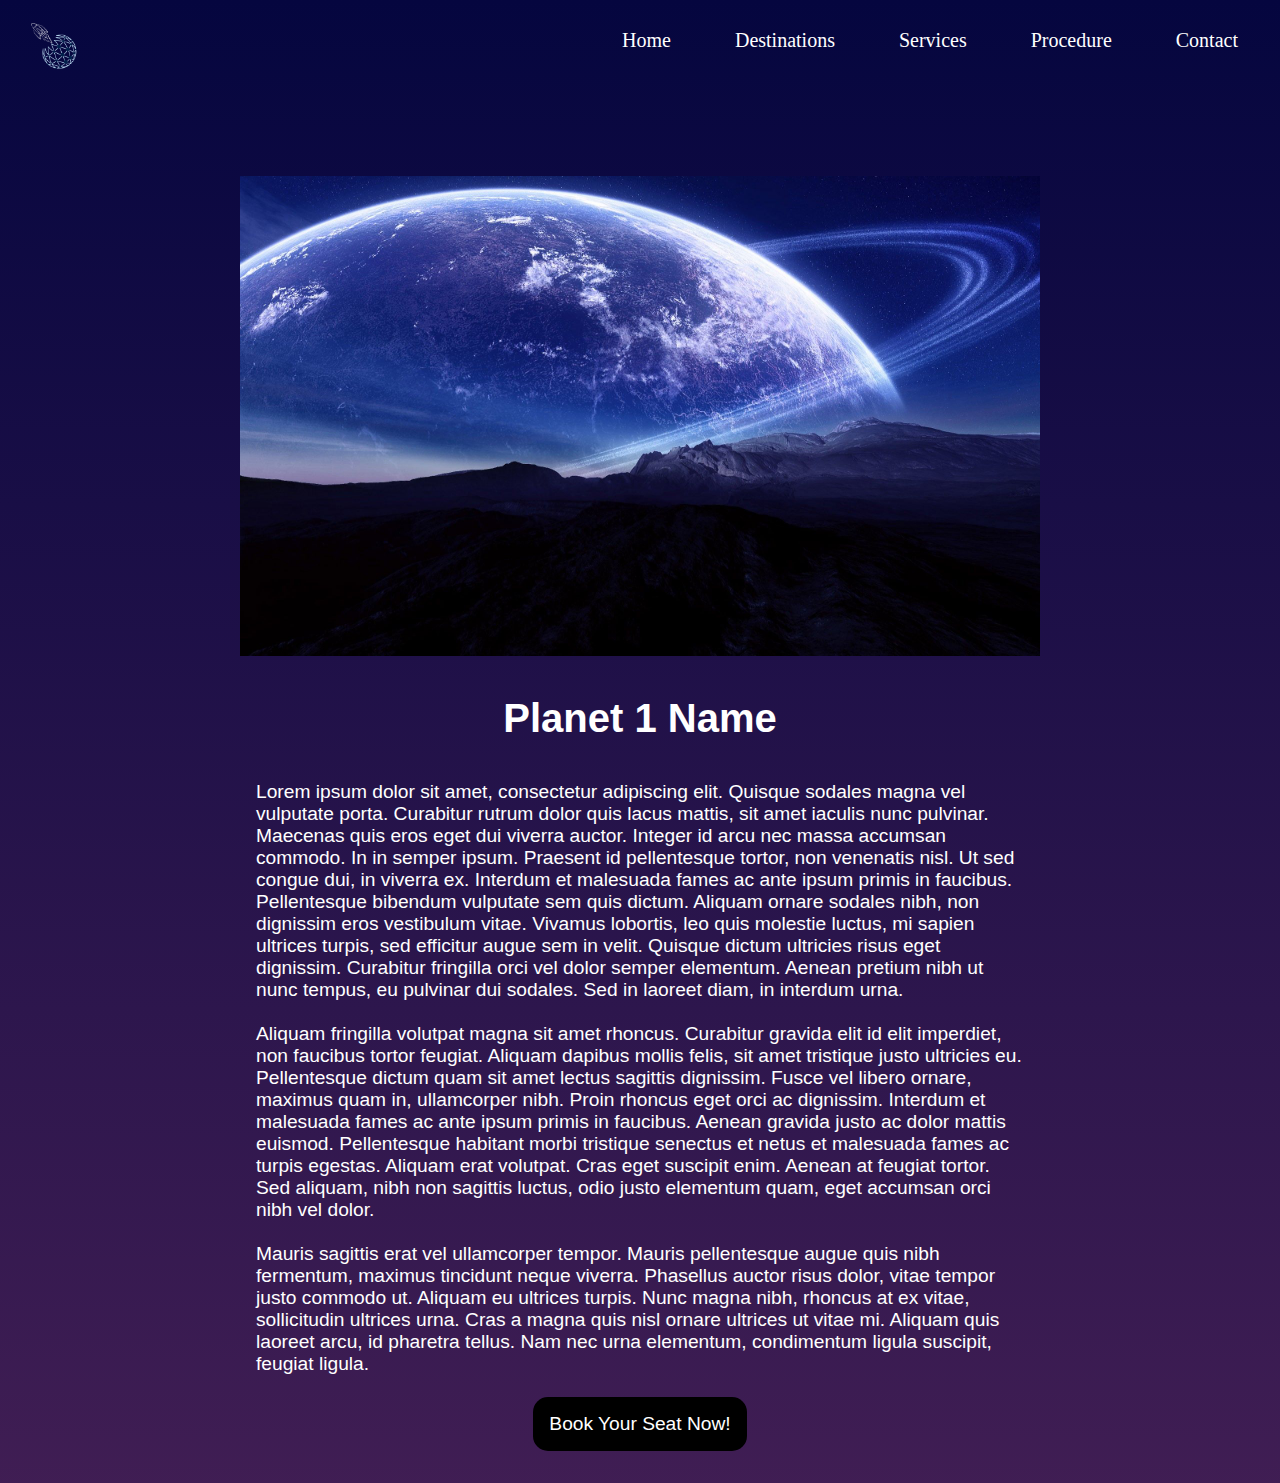
<file: html/Planets/planet1.html>
<html>
  <head>
    <title>Exodus</title>
    <link rel="stylesheet" href="../../css/index.css" />
    <link rel="stylesheet" href="../../css/planet.css" />
    <link rel="icon" href="../../image/logo2.png" type="image/icon type" />
  </head>

  <body>
    <div class="container">
      <div class="logo">
        <a href="#"><img src="../../image/logo2.png" alt="logo" /></a>
      </div>
      <div class="navbar">
        <div class="icon-bar" onclick="Show()">
          <i></i>
          <i></i>
          <i></i>
        </div>

        <ul id="nav-lists">
          <li class="close" id="close"><span onclick="Hide()">×</span></li>
          <li><a href="../index.html">Home</a></li>
          <li><a href="../destinations.html">Destinations</a></li>
          <li><a href="../services.html">Services</a></li>
          <li><a href="../procedure.html">Procedure</a></li>
          <li><a href="../contact.html">Contact</a></li>
        </ul>
      </div>
    </div>
    <div class="outer-container">
      <div class="img-container">
        <img src="../../image/1.jpg" class="planet-img" />
      </div>
    </div>
    <div class="planet-name" id="p-name">Planet 1 Name</div>
    <div class="planet-about">
      Lorem ipsum dolor sit amet, consectetur adipiscing elit. Quisque sodales
      magna vel vulputate porta. Curabitur rutrum dolor quis lacus mattis, sit
      amet iaculis nunc pulvinar. Maecenas quis eros eget dui viverra auctor.
      Integer id arcu nec massa accumsan commodo. In in semper ipsum. Praesent
      id pellentesque tortor, non venenatis nisl. Ut sed congue dui, in viverra
      ex. Interdum et malesuada fames ac ante ipsum primis in faucibus.
      Pellentesque bibendum vulputate sem quis dictum. Aliquam ornare sodales
      nibh, non dignissim eros vestibulum vitae. Vivamus lobortis, leo quis
      molestie luctus, mi sapien ultrices turpis, sed efficitur augue sem in
      velit. Quisque dictum ultricies risus eget dignissim. Curabitur fringilla
      orci vel dolor semper elementum. Aenean pretium nibh ut nunc tempus, eu
      pulvinar dui sodales. Sed in laoreet diam, in interdum urna.
      <br /><br />
      Aliquam fringilla volutpat magna sit amet rhoncus. Curabitur gravida elit
      id elit imperdiet, non faucibus tortor feugiat. Aliquam dapibus mollis
      felis, sit amet tristique justo ultricies eu. Pellentesque dictum quam sit
      amet lectus sagittis dignissim. Fusce vel libero ornare, maximus quam in,
      ullamcorper nibh. Proin rhoncus eget orci ac dignissim. Interdum et
      malesuada fames ac ante ipsum primis in faucibus. Aenean gravida justo ac
      dolor mattis euismod. Pellentesque habitant morbi tristique senectus et
      netus et malesuada fames ac turpis egestas. Aliquam erat volutpat. Cras
      eget suscipit enim. Aenean at feugiat tortor. Sed aliquam, nibh non
      sagittis luctus, odio justo elementum quam, eget accumsan orci nibh vel
      dolor.
      <br /><br />

      Mauris sagittis erat vel ullamcorper tempor. Mauris pellentesque augue
      quis nibh fermentum, maximus tincidunt neque viverra. Phasellus auctor
      risus dolor, vitae tempor justo commodo ut. Aliquam eu ultrices turpis.
      Nunc magna nibh, rhoncus at ex vitae, sollicitudin ultrices urna. Cras a
      magna quis nisl ornare ultrices ut vitae mi. Aliquam quis laoreet arcu, id
      pharetra tellus. Nam nec urna elementum, condimentum ligula suscipit,
      feugiat ligula.
      <br /><br />
      <div class="btn-container">
        <a href="#popup1">
          <button class="book-btn">Book Your Seat Now!</button>
        </a>
      </div>

      <div id="popup1" class="overlay">
        <div id="pop">
          <div class="popup">
            <h2 id="popup-h">Book Your Ticket</h2>
            <a class="close" href="#">&times;</a>
            <div class="content" id="modal-box">
              <form onsubmit="submitForm(event)">
                <div class="form-row">
                  <div class="form-inline">
                    <input
                      class="book-input"
                      type="text"
                      placeholder="Name"
                      name="name"
                      id="nameInput"
                      required
                    />
                  </div>
                  <div class="form-inline">
                    <input
                      class="book-input"
                      type="email"
                      placeholder="Email Address"
                      name="email"
                      id="emailInput"
                      required

                    />
                  </div>
                </div>
                <div class="form-row">
                  <div class="form-inline">
                    <input
                      class="book-input"
                      type="number"
                      placeholder="Mobile Number"
                      name="number"
                      id="numberInput"
                      required

                    />
                  </div>
                  <div class="form-inline">
                    <input
                      class="book-input"
                      type="number"
                      placeholder="Number of Passengers"
                      name="passenger"
                      id="passengerInput"
                      required

                    />
                  </div>
                </div>
                <div class="form-row">
                  <div class="form-inline">
                    <textarea
                      class="book-input"
                      placeholder="Address"
                      name="address"
                      rows="4"
                      id="addressInput"
                      required

                    ></textarea>
                  </div>
                  <div class="form-inline">
                    <textarea
                      class="book-input"
                      placeholder="Briefly Mention How You Can Contribute To Community on Planet 1"
                      name="contri"
                      rows="4"
                      required

                    ></textarea>
                  </div>
                </div>
                <div class="form-row">
                  <div class="form-inline info">Departure From: Earth</div>
                  <div class="form-inline info">Arrival To: Planet 1</div>
                </div>
                <div class="form-row">
                  <div class="form-inline">
                      <select name="ticket" id="ticketInput" class="book-input" required >
                      <option value="">Select the ticket category</option>
                      <option value="Economy">Economy</option>
                      <option value="Business">Business</option>
                      <option value="Premium">Premium</option>
                    </select>
                  </div>
                  <div class="form-inline">
                    <select
                      class="book-input"
                      id="serviceInput"
                      name="services"
                      required
                    >
                      <option value="">Select our services package</option>
                      <option value="Bronze">Bronze</option>
                      <option value="Silver">Silver</option>
                      <option value="Gold">Gold</option>
                      <option value="Platinum">Platinum</option>
                    </select>
                  </div>
                </div>
                <div class="form-row">
                  <div class="form-inline">
                    <label>Choose Departure Date:</label>
                    <input type="date" class="book-input" id="date-input" required/>
                  </div>
                </div>
                <div class="form-row">
                  <button type="submit" class="book-submit">Book Now</button>
                </div>
              </form>
            </div>
          </div>
        </div>
      </div>
    </div>

    <script>
            var today = new Date();
            var dd = today.getDate();
            var mm = today.getMonth() + 1; //January is 0!
            var yyyy = today.getFullYear();

            if (dd < 10) {
              dd = "0" + dd;
            }

            if (mm < 10) {
              mm = "0" + mm;
            }

            today = '2100-01-01';
            document.getElementById("date-input").setAttribute("min", today);
            JS;

            function submitForm(event) {
              event.preventDefault();
              var header = document.getElementById("popup-h");
              var name = document.getElementById("nameInput");
              var email = document.getElementById("emailInput");
              var mobile = document.getElementById("numberInput");
              var passenger = document.getElementById("passengerInput");
              var address = document.getElementById("addressInput");
              var ticket = document.getElementById("ticketInput");
              var services = document.getElementById("serviceInput");
              var date = document.getElementById("date-input");
              var modalBox = document.getElementById("modal-box");
              header.innerHTML =  `${services.value} Tier Receipt `;
              if(services.value=="Gold"){
      header.style.color = 'gold';        
    }
              if(services.value=="Silver"){

                header.style.color = 'silver';        }
            
              if(services.value=="Bronze"){
                header.style.color = 'brown';        }
              
              var cost = 0;
              var t_cost=0;
              var s_cost=0
              if (ticket.value == "Economy") {
                t_cost += 1000;
              } else if (ticket.value == "Business") {
                t_cost += 1500;
              } else if (ticket.value == "Premium") {
                t_cost += 2000;
              }
              if (services.value == "Bronze") {
                s_cost += 800;
              } else if (services.value == "Silver") {
                s_cost += 1200;
              } else if (services.value == "Gold") {
                s_cost += 1800;
              } else if (services.value == "Platinum") {
                s_cost += 2200;
              }

              cost = (t_cost + s_cost) * 2.5;
              modalBox.innerHTML = `
              <div id="modalBox">
                <div class="container1">
              <div class="receipt-row">${name.value}</div>
              <div class="receipt-row">${mobile.value}</div>
              <div class="receipt-row">${passenger.value} passengers</div>
                  </div>
                  <div class="container2">
              <div class="receipt-row">Departure From: Earth</div>
              <div class="receipt-row">Destination: Planet 1</div>
              <div class="receipt-row">Date Of Departure: ${date.value}</div>

              </div>
              <div class="container3">
              <div class="receipt-row"> ${ticket.value} Ticket</div>
              <div class="receipt-row">Tickets Cost: $${2.5*t_cost}</div>
              <div class="receipt-row">Services Cost: $${2.5*s_cost}</div>
              <div class="receipt-row">$${cost}</div>
              </div>
              </div>
              `;
            }
    </script>
    <script>
      var navList = document.getElementById("nav-lists");
      function Show() {
        navList.classList.add("_Menus-show");
      }

      function Hide() {
        navList.classList.remove("_Menus-show");
      }
    </script>
  </body>
</html>
</file>
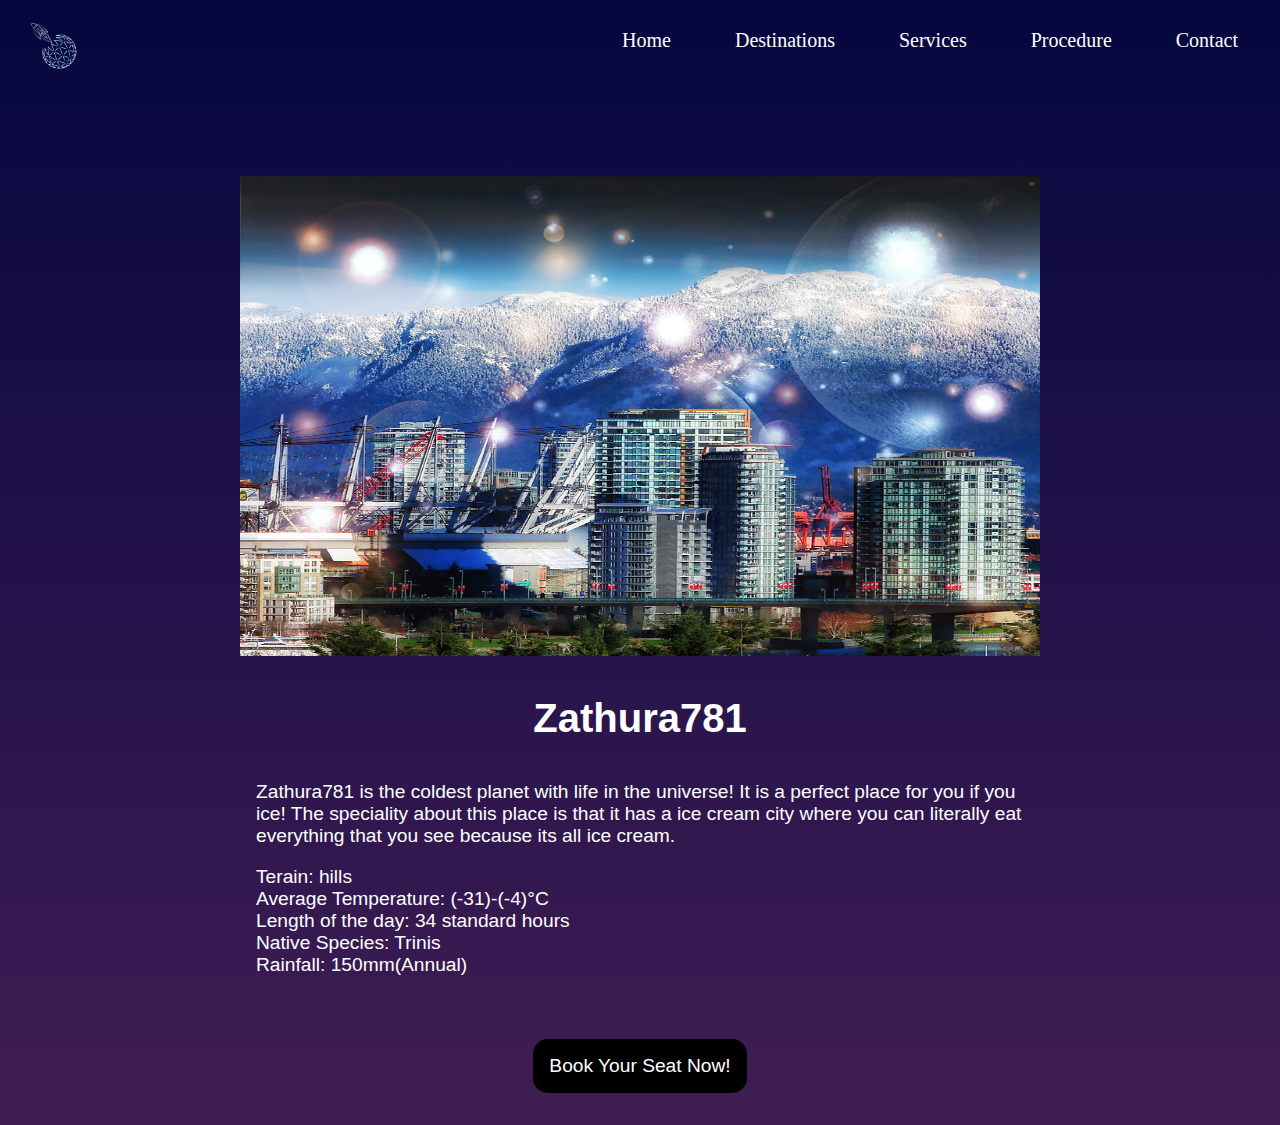
<file: html/Planets/zathura.html>
<html>
  <head>
    <title>Voyager Travels</title>
    <link rel="stylesheet" href="../../css/index.css" />
    <link rel="stylesheet" href="../../css/planet.css" />
    <link rel="icon" href="../../image/logo2.png" type="image/icon type" />
    <meta name="viewport" content="width=device-width, initial-scale=1.0" />
  </head>

  <body>
    <div class="container">
      <div class="logo">
        <a href="#"><img src="../../image/logo2.png" alt="logo" /></a>
      </div>
      <div class="navbar">
        <div class="icon-bar" onclick="Show()">
          <i></i>
          <i></i>
          <i></i>
        </div>

        <ul id="nav-lists">
          <li class="close" id="close"><span onclick="Hide()">×</span></li>
          <li><a href="../../index.html">Home</a></li>
          <li><a href="../destinations.html">Destinations</a></li>
          <li><a href="../services.html">Services</a></li>
          <li><a href="../procedure.html">Procedure</a></li>
          <li><a href="../contact.html">Contact</a></li>
        </ul>
      </div>
    </div>
    <div class="outer-container">
      <div class="img-container">
        <img src="../../image/zathura1.jpg" class="planet-img" />
      </div>
    </div>
    <div class="planet-name" id="p-name">Zathura781</div>
    <div class="planet-about">
      <div>
        <p>
          Zathura781 is the coldest planet with life in the universe! It is a
          perfect place for you if you ice! The speciality about this place is
          that it has a ice cream city where you can literally eat everything
          that you see because its all ice cream.
        </p>
      </div>
      <div>
        <p>
          Terain: hills<br />
          Average Temperature: (-31)-(-4)°C<br />
          Length of the day: 34 standard hours<br />
          Native Species: Trinis<br />
          Rainfall: 150mm(Annual)
        </p>
      </div>
      <br /><br />
      <div class="btn-container">
        <a href="#popup1">
          <button class="book-btn">Book Your Seat Now!</button>
        </a>
      </div>

      <div id="popup1" class="overlay">
        <div id="pop">
          <div class="popup">
            <div class="book-logo">
              <img src="../../image/logo2.png" class="book-img" />
            </div>

            <h2 id="popup-h">Book Your Ticket</h2>
            <a class="close" href="#">&times;</a>
            <div class="content" id="modal-box">
              <form onsubmit="submitForm(event)">
                <div class="form-row">
                  <div class="form-inline">
                    <input
                      class="book-input"
                      type="text"
                      placeholder="Name"
                      name="name"
                      id="nameInput"
                      required
                    />
                  </div>
                  <div class="form-inline">
                    <input
                      class="book-input"
                      type="email"
                      placeholder="Email Address"
                      name="email"
                      id="emailInput"
                      required
                    />
                  </div>
                </div>
                <div class="form-row">
                  <div class="form-inline">
                    <input
                      class="book-input"
                      type="number"
                      placeholder="Mobile Number"
                      name="number"
                      id="numberInput"
                      required
                    />
                  </div>
                  <div class="form-inline">
                    <input
                      class="book-input"
                      type="number"
                      placeholder="Number of Passengers"
                      name="passenger"
                      id="passengerInput"
                      required
                    />
                  </div>
                </div>
                <div class="form-row">
                  <div class="form-inline">
                    <textarea
                      class="book-input"
                      placeholder="Address"
                      name="address"
                      rows="4"
                      id="addressInput"
                      required
                    ></textarea>
                  </div>
                  <div class="form-inline">
                    <textarea
                      class="book-input"
                      placeholder="Briefly Mention How You Can Contribute To Community on Zathura781"
                      name="contri"
                      rows="4"
                      required
                    ></textarea>
                  </div>
                </div>
                <div class="form-row">
                  <div class="form-inline info">Departure From: Earth</div>
                  <div class="form-inline info">Arrival To: Zathura781</div>
                </div>
                <div class="form-row">
                  <div class="form-inline">
                    <select
                      name="ticket"
                      id="ticketInput"
                      class="book-input"
                      required
                    >
                      <option value="">Select the ticket category</option>
                      <option value="Economy">Economy</option>
                      <option value="Business">Business</option>
                      <option value="Premium">Premium</option>
                    </select>
                  </div>
                  <div class="form-inline">
                    <select
                      class="book-input"
                      id="serviceInput"
                      name="services"
                      required
                    >
                      <option value="">Select our services package</option>
                      <option value="Bronze">Bronze</option>
                      <option value="Silver">Silver</option>
                      <option value="Gold">Gold</option>
                    </select>
                  </div>
                </div>
                <div class="form-row">
                  <div class="form-inline">
                    <label>Choose Departure Date:</label>
                    <input
                      type="date"
                      class="book-input"
                      id="date-input"
                      required
                    />
                  </div>
                </div>
                <div class="form-row">
                  <button type="submit" class="book-submit">Book Now</button>
                </div>
              </form>
            </div>
          </div>
        </div>
      </div>
    </div>

    <script>
      today = "2100-01-01";
      document.getElementById("date-input").setAttribute("min", today);
      JS;

      function submitForm(event) {
        event.preventDefault();
        var header = document.getElementById("popup-h");
        var name = document.getElementById("nameInput");
        var email = document.getElementById("emailInput");
        var mobile = document.getElementById("numberInput");
        var passenger = document.getElementById("passengerInput");
        var address = document.getElementById("addressInput");
        var ticket = document.getElementById("ticketInput");
        var services = document.getElementById("serviceInput");
        var date = document.getElementById("date-input");
        var modalBox = document.getElementById("modal-box");
        header.innerHTML = `${services.value} Tier Receipt `;
        if (services.value == "Gold") {
          header.style.color = "gold";
        }
        if (services.value == "Silver") {
          header.style.color = "silver";
        }

        if (services.value == "Bronze") {
          header.style.color = "brown";
        }

        var cost = 0;
        var t_cost = 0;
        var s_cost = 0;
        if (ticket.value == "Economy") {
          t_cost += 1100;
        } else if (ticket.value == "Business") {
          t_cost += 1600;
        } else if (ticket.value == "Premium") {
          t_cost += 2100;
        }
        if (services.value == "Bronze") {
          s_cost += 900;
        } else if (services.value == "Silver") {
          s_cost += 1300;
        } else if (services.value == "Gold") {
          s_cost += 1900;
        }
        cost = (t_cost + s_cost) * 2.5;
        modalBox.innerHTML = `

                <div id="modalBox">
                  <div class="container1">
                <div class="receipt-row">${name.value}</div>
                <div class="receipt-row">${mobile.value}</div>
                <div class="receipt-row">${passenger.value} passengers</div>
                    </div>
                    <div class="container2">
                <div class="receipt-row">Departure From: Earth</div>
                <div class="receipt-row">Destination: Zathura781</div>
                <div class="receipt-row">Date Of Departure: ${date.value}</div>
  
                </div>
                <div class="container3">
                <div class="receipt-row"> ${ticket.value} Ticket</div>
                <div class="receipt-row">Tickets Cost: $${2.5 * t_cost}</div>
                <div class="receipt-row">Services Cost: $${2.5 * s_cost}</div>
                <div class="receipt-row">Total Cost: $${cost}</div>
                </div>
                </div>
                `;
      }
    </script>
    <script>
      var navList = document.getElementById("nav-lists");
      function Show() {
        navList.classList.add("_Menus-show");
      }

      function Hide() {
        navList.classList.remove("_Menus-show");
      }
    </script>
  </body>
</html>
</file>
<file: css/index.css>
@import url("https://fonts.googleapis.com/css2?family=Genos:wght@500&display=swap");

*,
*::before,
*::after {
  box-sizing: border-box;
  -webkit-box-sizing: border-box;
}
#nav-lists {
  margin-left: auto;
}
.boy-img {
  position: fixed;
  bottom: 0;
  left: 20px;
  width: 12rem;
}
.girl-img {
  position: fixed;
  bottom: 0;
  right: 20px;
  width: 12rem;
}
body {
  font-family: sans-serif;
  margin: 0;
  padding: 0;
  background-image: linear-gradient(to top, rgb(43, 5, 65, 0.9), #05063f);
}

.container {
  height: 80px;
  display: -webkit-box;
  display: -ms-flexbox;
  display: flex;
  -ms-flex-wrap: wrap;
  flex-wrap: wrap;
  -webkit-box-align: center;
  -ms-flex-align: center;
  align-items: center;
  overflow: hidden;
}

.container .logo {
  max-width: 250px;
  padding: 0 10px;
  overflow: hidden;
}

.container .logo a {
  display: -webkit-box;
  display: -ms-flexbox;
  display: flex;
  -ms-flex-wrap: wrap;
  flex-wrap: wrap;
  -webkit-box-align: center;
  -ms-flex-align: center;
  align-items: center;
  height: 80px;
}

.container .logo a img {
  max-width: 100%;
  max-height: 80px;
}

.container .navbar {
  display: -webkit-box;
  display: -ms-flexbox;
  display: flex;
  -ms-flex-wrap: wrap;
  flex-wrap: wrap;
  -webkit-box-flex: 1;
  -ms-flex: 1;
  flex: 1;
  padding: 0 10px;
}

.container .navbar ul {
  display: -webkit-box;
  display: -ms-flexbox;
  display: flex;
  -ms-flex-wrap: wrap;
  flex-wrap: wrap;
  list-style: none;
  margin: 0;
  padding: 0;
}

.container .navbar ul li a {
  margin: 1rem;
  padding: 0.7rem 1rem;
  font-size: 20px;
  color: white;
  font-family: "Lucida Sans";
  text-decoration: none;
  transition: s;
  border-radius: 10px;
  transition: 0.3s;
  padding-top: 2rem;
  color: white;
}

.container .navbar ul li a:hover {
  color: #ffffff;
  font-size: 22px;
}

.container .navbar ul .close {
  display: none;
  text-align: right;
  padding: 10px;
}

.container .navbar ul .close span {
  font-size: 40px;
  display: inline-block;
  border: 1px solid #cccccc;
  padding: 0 10px;
  cursor: pointer;
}

.container .navbar .icon-bar {
  padding: 18px 8px;
  width: 50px;
  height: 60px;
  display: none;
  -webkit-box-orient: vertical;
  -webkit-box-direction: normal;
  -ms-flex-direction: column;
  flex-direction: column;
  -webkit-box-pack: justify;
  -ms-flex-pack: justify;
  justify-content: space-between;
  cursor: pointer;
}

.container .navbar .icon-bar i {
  background-color: #ffffff;
  height: 2px;
}

.heading-1 {
  color: white;
  font-size: 6rem;
  font-weight: 700;
  margin: 1rem;
  font-family: "Genos", sans-serif;
  margin-bottom: 0;
}

.heading-2 {
  color: white;
  font-size: 1.3rem;
  margin: 2rem;
  width: 60%;
  margin-left: 20%;
  font-family: "Segoe UI", Tahoma, Geneva, Verdana, sans-serif;
  font-style: italic;
  margin-top: 0rem;
  margin-bottom: 0;
}

.container2 {
  align-items: center;
  text-align: center;
  justify-content: center;
  padding-top: 1rem;
}
.landing-logo {
  width: 15rem;
  height: 15rem;
}

.apply-button {
  width: auto;
  background: black;
  border: none;
  border-radius: 10px;
  padding: 1rem;
  margin-top: 2rem;
  font-size: 1.1rem;
  color: white;
  transition: 0.5s;
}
.apply-button:hover {
  cursor: pointer;
  transform: scale(1.05);
}
@media only screen and (max-width: 1000px) {
  .boy-img,
  .girl-img {
    width: 8rem;
  }
}
@media only screen and (max-width: 900px) {
  .heading-1 {
    font-size: 4.5rem;
  }
  .landing-logo {
    width: 12rem;
    height: 12rem;
  }
  .heading-2 {
    width: 80%;
    margin-left: 10%;
    font-size: 1.1rem;
  }
}
@media only screen and (max-width: 620px) {
  .heading-1 {
    font-size: 3.5rem;
  }
  .landing-logo {
    width: 10rem;
    height: 10rem;
  }
  .heading-2 {
    width: 90%;
    margin-left: 5%;
    font-size: 1rem;
  }
}
@media only screen and (max-width: 520px) {
  .boy-img {
    left: 0px;
  }
  .girl-img {
    right: 0px;
  }
  .heading-1 {
    font-size: 3rem;
    margin-bottom: 2rem;
  }
  .landing-logo {
    width: 9rem;
    height: 9rem;
  }
  .heading-2 {
    width: 90%;
    font-size: 1rem;
    margin: 1.5rem 0rem;
    margin-left: 5%;
  }
  .apply-button {
    font-size: 0.9rem;
    padding: 0.7rem;
  }
}
@media only screen and (max-width: 420px) {
  .heading-1 {
    font-size: 2.5rem;
    margin-bottom: 1rem;
  }
  .landing-logo {
    width: 9rem;
    height: 9rem;
  }
  .heading-2 {
    width: 90%;
    font-size: 0.9rem;
    margin: 1.5rem 0rem;
    margin-left: 5%;
    margin-top: 1rem;
  }
  .apply-button {
    font-size: 0.9rem;
    margin-top: 0;
  }
  .girl-img,
  .boy-img {
    width: 7rem;
    bottom: -20px;
  }
}

@media only screen and (max-width: 860px) {
  .container {
    -webkit-box-pack: justify;
    -ms-flex-pack: justify;
    justify-content: space-between;
  }

  .container .logo {
    -webkit-box-flex: 1;
    -ms-flex: 1;
    flex: 1;
  }

  .container .navbar {
    -webkit-box-flex: 0;
    -ms-flex: 0;
    flex: 0;
  }

  .container .navbar ul {
    -ms-flex-wrap: nowrap;
    flex-wrap: nowrap;
    position: fixed;
    left: 100%;
    -webkit-box-orient: vertical;
    -webkit-box-direction: normal;
    -ms-flex-direction: column;
    flex-direction: column;
    background: rgb(0, 0, 0, 0.9);
    width: 100%;
    height: 100vh;
    overflow: auto;
    -webkit-transition: left 0.3s;
    -o-transition: left 0.3s;
    transition: left 0.3s;
    margin-top: -10px;
    z-index: 900;
  }

  .container .navbar ul li a {
    font-size: 18px;
    height: auto;
    line-height: 3rem;
    color: white;
  }

  .container .navbar ul .close {
    display: block;
    color: white;
    border: none;
    outline: none;
  }

  .container .navbar .icon-bar {
    display: -webkit-box;
    display: -ms-flexbox;
    display: flex;
  }

  .container .navbar ._Menus-show {
    left: 0;
  }
}

.body {
  max-width: 700px;
  margin: 0 auto;
  padding: 10px;
}
</file>
<file: css/rocket.css>
.rocket {
  position: relative;
  top: 20%;
  width: 60px;
  left: calc(50% - 40px);
}
.rocket .rocket-body {
  width: 60px;
  left: calc(50% - 54px);
  animation: bounce 0.5s infinite;
}
.rocket .rocket-body .body {
  background-color: #dadada;
  height: 120px;
  left: calc(50% - 50px);
  border-top-right-radius: 100%;
  border-top-left-radius: 100%;
  border-bottom-left-radius: 50%;
  border-bottom-right-radius: 50%;
  border-top: 5px solid #f5f5f5;
}
.rocket .rocket-body:before {
  content: "";
  position: absolute;
  left: calc(50% - 24px);
  width: 48px;
  height: 13px;
  background-color: #554842;
  bottom: -13px;
  border-bottom-right-radius: 60%;
  border-bottom-left-radius: 60%;
}
.rocket .window {
  position: absolute;
  width: 30px;
  height: 30px;
  border-radius: 100%;
  background-color: #a75248;
  left: calc(50% - 15px);
  top: 40px;
  border: 5px solid #b4b2b2;
}
.rocket .fin {
  position: absolute;
  z-index: -100;
  height: 55px;
  width: 50px;
  background-color: #a75248;
}
.rocket .fin-left {
  left: -30px;
  top: calc(100% - 55px);
  border-top-left-radius: 80%;
  border-bottom-left-radius: 20%;
}
.rocket .fin-right {
  right: -30px;
  top: calc(100% - 55px);
  border-top-right-radius: 80%;
  border-bottom-right-radius: 20%;
}
.rocket .exhaust-flame {
  position: relative;
  top: 90%;
  width: 28px;
  background: linear-gradient(to bottom, transparent 10%, #f5f5f5 100%);
  height: 80px;
  left: calc(50% - 14px);
  animation: exhaust 0.2s infinite;
}

@keyframes bounce {
  0% {
    transform: translate3d(0px, 0px, 0);
  }
  50% {
    transform: translate3d(0px, -10px, 0);
  }
  100% {
    transform: translate3d(0px, 0px, 0);
  }
}
@keyframes exhaust {
  0% {
    background: linear-gradient(to bottom, transparent 10%, #f5f5f5 100%);
  }
  50% {
    background: linear-gradient(to bottom, transparent 8%, #f5f5f5 100%);
  }
  75% {
    background: linear-gradient(to bottom, transparent 12%, #f5f5f5 100%);
  }
}

@media only screen and (max-width: 520px) {
  .rocket .rocket-body {
    width: 40px;
    left: calc(50% - 40px);
    animation: bounce 0.5s infinite;
  }
  .rocket .rocket-body .body {
    background-color: #dadada;
    height: 120px;
    left: calc(50% - 20px);
    border-top-right-radius: 100%;
    border-top-left-radius: 100%;
    border-bottom-left-radius: 30%;
    border-bottom-right-radius: 30%;
    border-top: 5px solid #f5f5f5;
  }
  .rocket .rocket-body:before {
    content: "";
    position: absolute;
    left: calc(50% - 24px);
    width: 48px;
    height: 13px;
    background-color: #554842;
    bottom: -13px;
    border-bottom-right-radius: 30%;
    border-bottom-left-radius: 30%;
  }
  .rocket .window {
    position: absolute;
    width: 25px;
    height: 25px;
    border-radius: 100%;
    background-color: #a75248;
    left: calc(50% - 12.5px);
    top: 40px;
    border: 5px solid #b4b2b2;
  }
  .rocket .fin {
    position: absolute;
    z-index: -100;
    height: 55px;
    width: 25px;
    background-color: #a75248;
  }
  .rocket .fin-left {
    left: -25px;
    top: calc(100% - 55px);
    border-top-left-radius: 80%;
    border-bottom-left-radius: 20%;
  }
  .rocket .fin-right {
    right: -25px;
    top: calc(100% - 55px);
    border-top-right-radius: 80%;
    border-bottom-right-radius: 20%;
  }
  .rocket .exhaust-flame {
    position: relative;
    top: 90%;
    width: 25px;
    background: linear-gradient(to bottom, transparent 10%, #f5f5f5 100%);
    height: 60px;
    left: calc(50% - 20px);
    animation: exhaust 0.2s infinite;
  }
  .rocket-container {
    padding-left: 20px;
  }
}
</file>
<file: css/dest.css>
.dest-h {
  color: white;
  font-weight: 700;
  font-size: 2.5rem;
  text-align: center;
  align-items: center;
  justify-content: center;
  margin-top: 5rem;
}

.card {
  display: inline-block;
  width: 22rem;
  height: 27rem;
  background-color: rgb(0, 0, 0, 0.4);
  border: none;
  border-radius: 10px;
  margin: 3rem 2rem;
  box-shadow: 3px 6px 5px rgb(0, 0, 0, 0.8);
  transition: 0.5s;
}
.card:hover {
  transform: scale(1.05);
  box-shadow: 8px 8px 8px rgb(0, 0, 0, 0.8);
}
.card-container {
  align-items: center;
  text-align: center;
  justify-content: center;
  padding-top: 3rem;
}
.c-img {
  width: 100%;
  text-align: center;
  align-items: center;
}
.image {
  width: 22rem;
  height: 15rem;
  border-radius: 10px;
}

.card-title {
  color: white;
  font-size: 1.8rem;
  font-weight: 600;
  margin: 1rem;
  text-align: center;
}
.card-about {
  color: white;
  font-size: 1.1rem;
  margin: 1rem;
  text-align: justify;
  font-family: "Gill Sans", "Gill Sans MT", Calibri, "Trebuchet MS", sans-serif;
}

@media only screen and (max-width: 680px) {
  .dest-h {
    font-size: 2rem;
  }
}
@media only screen and (max-width: 520px) {
  .dest-h {
    font-size: 1.8rem;
  }
}

@media only screen and (max-width: 520px) {
  .dest-h {
    font-size: 1.5rem;
  }
  .card {
    width: 19rem;
    margin: 1rem auto;
  }
  .image {
    width: 19rem;
  }
  .card-title {
    font-size: 1.5rem;
  }
  .card-about {
    font-size: 00.95rem;
  }
}
</file>
<file: css/services.css>
.serv {
  color: white;
  font-weight: 700;
  font-size: 2.5rem;
  text-align: center;
  align-items: center;
  justify-content: center;
  margin-top: 3rem;
}

.box {
  border-radius: 20px;
  padding: 1.5rem;
  margin: 1rem;
  width: 80%;
  background-color: rgb(0, 0, 0, 0.4);
  color: white;
  margin-left: 10%;
}

.info {
  font-size: 1.2rem;
  color: white;
  font-weight: 600;
  margin-bottom: 2rem;
}

#bronze {
  color: brown;
  margin: 0rem 0.5rem;
}

#silver {
  color: rgb(126, 123, 123);
  margin: 0rem 0.5rem;
}
#gold {
  color: gold;
  margin: 0rem 0.5rem;
}
.gold {
  color: gold;
  font-size: 1.6rem;
  font-weight: 700;
  margin: 1rem 0.5rem;
}
.silver {
  color: silver;
  font-size: 1.6rem;
  font-weight: 700;
  margin: 1rem 0.5rem;
}
.bronze {
  color: brown;
  font-size: 1.6rem;
  font-weight: 700;
  margin: 1rem 0.5rem;
}
.tier-info {
  font-size: 1.2rem;
  font-weight: 500;
  margin-left: 1rem;
  margin-bottom: 2rem;
}
.box ul li {
  font-size: 1.2rem;
  padding: 0.8rem;
  font-family: Georgia, Times, "Times New Roman", serif;
}

.list-button {
  border-radius: 5px;
  padding: 0.5rem;
  color: white;
  background-color: rgb(0, 0, 0, 0.8);
  border: none;
  font-size: 1.1rem;
  margin: 0rem 0.5rem;
}
.list-button:hover {
  cursor: pointer;
}

@media only screen and (max-width: 860px) {
  .box {
    width: 90%;
    margin-left: 5%;
  }
  .box .tier-info {
    font-size: 1.1rem;
  }
}
@media only screen and (max-width: 520px) {
  .box {
    width: 95%;
    margin-left: 2.5%;
  }
  .box .tier-info {
    font-size: 1rem;
    padding: 0.5rem;
  }
  .serv {
    font-size: 2rem;
    margin-bottom: 1.5rem;
    margin-top: 1rem;
  }

  .gold,
  .silver,
  .bronze {
    font-size: 1.4rem;
    margin-bottom: 1rem;
  }
  .info {
    font-size: 1rem;
  }
}
@media only screen and (max-width: 520px) {
  .box .tier-info {
    font-size: 1rem;
  }
  .box {
    margin: 1%;
  }
  .gold,
  .silver,
  .bronze {
    font-size: 1.3rem;
  }
  .tier-info {
    margin-left: 0rem;
  }
}
</file>
<file: css/planet.css>
h1 {
  text-align: center;
  font-family: Tahoma, Arial, sans-serif;
  color: #06d85f;
  margin: 80px 0;
}
.book-img {
  width: 5rem;
  position: absolute;
  top: -10px;
  left: -10px;
}
.box {
  width: 40%;
  margin: 0 auto;
  background: rgba(255, 255, 255, 0.2);
  padding: 35px;
  border: 2px solid #fff;
  border-radius: 20px/50px;
  background-clip: padding-box;
  text-align: center;
}

.button {
  font-size: 1em;
  padding: 10px;
  color: #fff;
  border: 2px solid #06d85f;
  border-radius: 20px/50px;
  text-decoration: none;
  cursor: pointer;
  transition: all 0.3s ease-out;
}
.button:hover {
  background: #06d85f;
}

.overlay {
  position: fixed;
  top: 0;
  bottom: 0;
  left: 0;
  right: 0;
  background: rgba(0, 0, 0, 0.4);
  transition: opacity 500ms;
  visibility: hidden;
  opacity: 0;
}
.overlay:target {
  visibility: visible;
  opacity: 1;
}

.popup {
  margin: 70px auto;
  padding: 20px;
  background: rgba(0, 0, 0, 0.9);
  color: white;
  border-radius: 5px;
  width: 60%;
  position: relative;
}

.popup h2 {
  margin-top: 0;
  color: #fff;
  font-family: Tahoma, Arial, sans-serif;
  text-align: center;
  border-bottom: 1px solid rgba(255, 255, 255, 0.4);
  padding-bottom: 1rem;
}
.popup .close {
  position: absolute;
  top: 20px;
  right: 30px;
  transition: all 200ms;
  font-size: 30px;
  font-weight: bold;
  text-decoration: none;
  color: #333;
}
.popup .close:hover {
  color: white;
}
.popup .content {
  overflow: auto;
}
.content {
  align-items: center;
  text-align: center;
  justify-content: center;
}
.form-inline {
  display: inline-block;
  text-align: center;
  align-items: center;
}
.form-row {
  width: 100%;
  margin: 0.3rem 0rem;
}
.container1,
.container2,
.container3 {
  border: 1px solid white;
  padding: 0.5rem;
  width: 40%;
  display: inline-block;
  border-radius: 20px;
  padding-left: 1.5rem;
  margin: 0rem 0.5rem;
}

.container3 {
  margin-top: 2rem;
}
.gold {
  color: gold;
}
.silver {
  color: silver;
}
.bronze {
  color: brown;
}

.book-input {
  background-color: transparent;
  border: 1px solid rgba(255, 255, 255, 0.4);
  padding: 0.5rem;
  font-size: 1rem;
  border-radius: 10px;
  margin: 0.5rem;
  width: 20rem;
}
.book-input option {
  color: white;
  background-color: rgba(0, 0, 0, 0.9);
}
select {
  color: white;
}
#date-input {
  color: white;
}
::-webkit-calendar-picker-indicator {
  filter: invert(1);
}

.book-submit {
  background-color: white;
  color: black;
  padding: 0.5rem 1rem;
  border-radius: 10px;
  font-size: 1.2rem;
  margin: 1rem;
  width: 10rem;
  transition: 0.5s;
}

.book-submit:hover {
  transform: scale(1.1);
  cursor: pointer;
}

.outer-container {
  width: 100%;
  align-items: center;
  text-align: center;
  justify-content: center;
}

.planet-img {
  width: 50rem;
  height: 30rem;
  margin-top: 6rem;
}
.planet-name {
  text-align: center;
  font-size: 2.5rem;
  color: white;
  margin: 2.5rem;
  font-weight: 600;
}

.planet-about {
  font-size: 1.3rem;
  font-size: 1.2rem;
  font-family: "Segoe UI", Tahoma, Geneva, Verdana, sans-serif;
  color: white;
  width: 60%;
  margin: 2rem;
  margin-left: 20%;
}

.info {
  width: 20rem;
}

.receipt-row {
  text-align: left;
  margin: 0.5rem 0rem;
}
#numberInput,
#passengerInput {
  color: white;
}
textarea {
  color: white;
}
.btn-container {
  text-align: center;
  align-items: center;
  justify-content: center;
}
.book-btn {
  border: none;
  padding: 1rem;
  border-radius: 15px;
  background-color: black;
  color: white;
  font-size: 1.2rem;
  transition: 0.3s;
}
.book-btn:hover {
  cursor: pointer;
  transform: scale(1.05);
}

textarea::placeholder {
  font-family: "Segoe UI", Tahoma, Geneva, Verdana, sans-serif;
}

.date::placeholder {
  font-family: "Segoe UI", Tahoma, Geneva, Verdana, sans-serif;
}
input {
  color: #fff;
}

@media only screen and (max-width: 1200px) {
  .popup {
    width: 80%;
  }
}
@media only screen and (max-width: 910px) {
  .popup {
    width: 90%;
  }
}
@media only screen and (max-width: 900px) {
  .planet-about {
    width: 90%;
    margin-left: 5%;
  }
  .planet-img {
    width: 35rem;
    height: 21rem;
  }
  .book-input {
    width: 17rem;
  }
  .receipt-row {
    font-size: 0.95rem;
  }
}

@media only screen and (max-width: 720px) {
  .book-input {
    width: 15rem;
  }
  .container1,
  .container2,
  .container3 {
    display: block;
    width: 80%;
    font-size: 1.1rem;
    margin-left: 10%;
    text-align: center;
    align-items: center;
    justify-content: center;
  }
  .container2,
  .container {
    margin-top: 1rem;
  }
  .popup h2 {
    font-size: 1.6rem;
  }
}

@media only screen and (max-width: 620px) {
  .popup {
    margin-top: 01.5rem;
  }
  .overlay {
    position: absolute;
  }
  .book-input {
    width: 80%;
    font-size: 0.9rem;
    display: block;
    margin-left: 10%;
  }

  .form-inline {
    display: block;
    text-align: center;
    width: 100%;
    align-items: center;
  }
  .info {
    font-size: 0.9rem;
  }
  .outer-container {
    overflow: hidden;
  }
}

@media only screen and (max-width: 600px) {
  .planet-img {
    width: 90%;
    height: auto;
  }
  .planet-about {
    font-size: 1rem;
  }
  .planet-name {
    font-size: 2rem;
  }
  .book-btn {
    font-size: 1rem;
    padding: 0.8rem;
    margin-top: 1rem;
  }
}

@media only screen and (max-width: 520px) {
  .planet-about {
    font-size: 0.9rem;
    margin-top: 0px;
  }
  .planet-name {
    font-size: 1.9rem;
    margin-bottom: 5px;
    margin-top: 2rem;
  }
  .book-input {
    width: 95%;
    margin-left: 0;
    margin-bottom: 15px;
  }
  .popup h2 {
    font-size: 1.3rem;
  }
  .book-img {
    width: 4rem;
    position: absolute;
    top: -8px;
    left: -8px;
  }
}
@media only screen and (max-width: 420px) {
  .book-input {
    width: 100%;
  }
  .container1,
  .container2,
  .container3 {
    display: block;
    width: 95%;
    font-size: 1.1rem;
    margin-left: 2.5%;
    text-align: center;
    align-items: center;
    justify-content: center;
  }
}

.book-input:focus {
  outline: none;
}
</file>
